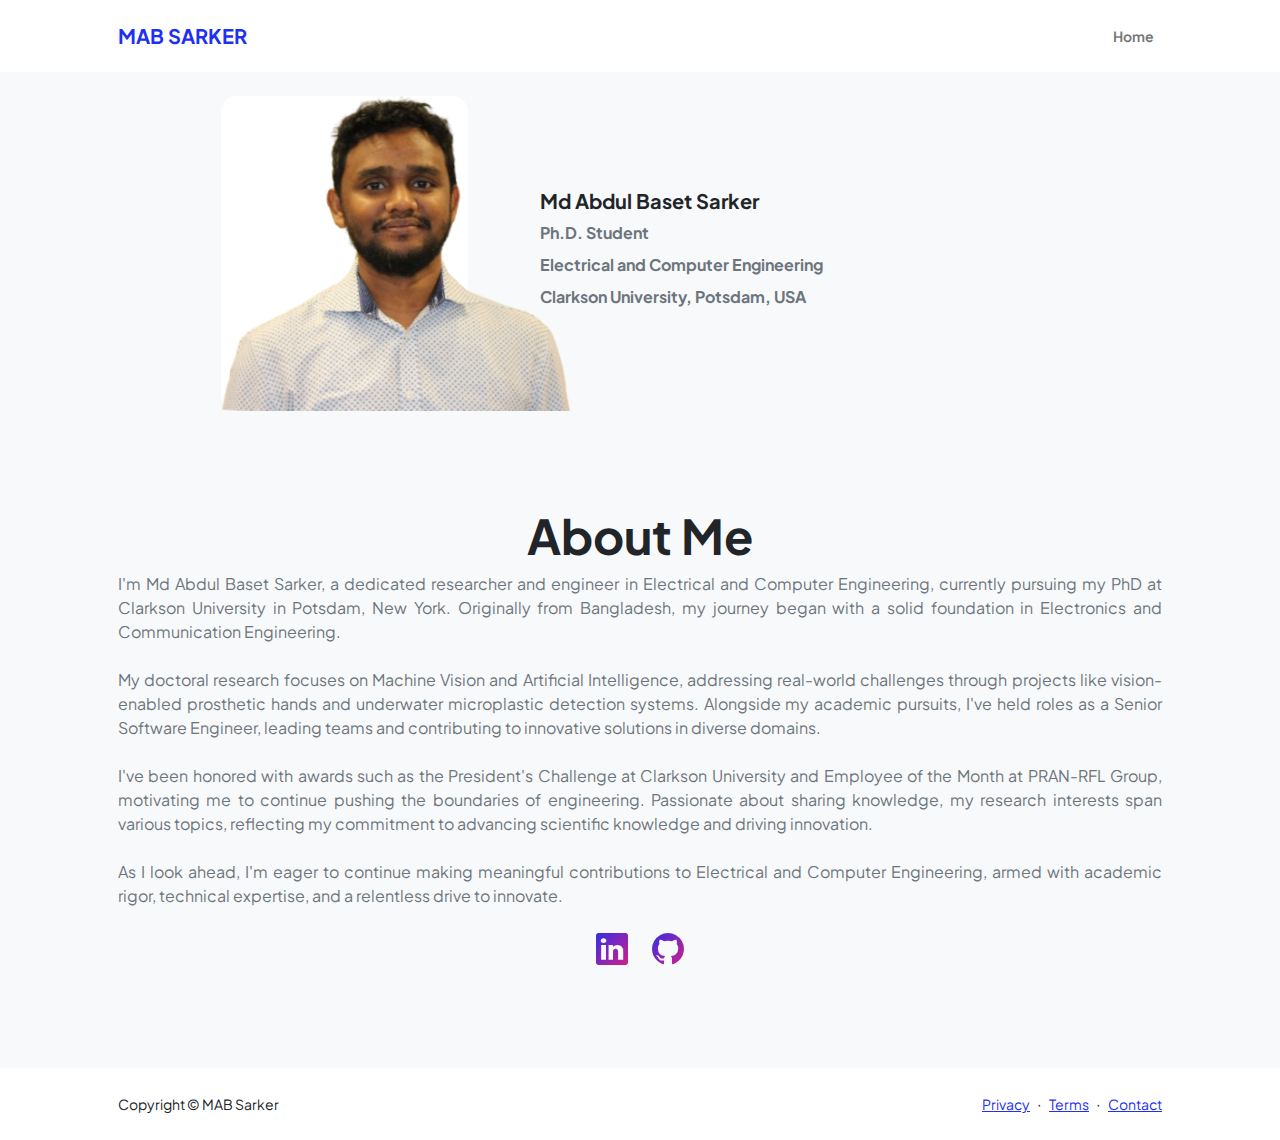
<file: index.html>
<!DOCTYPE html>
<html lang="en">
    <head>
        <meta charset="utf-8" />
        <meta name="viewport" content="width=device-width, initial-scale=1, shrink-to-fit=no" />
        <meta name="description" content="" />
        <meta name="author" content="" />
        <title>Md Abdul Baset Sarker</title>
        <!-- Favicon-->
        <link rel="icon" type="image/x-icon" href="assets/favicon.ico" />
        <!-- Custom Google font-->
        <link rel="preconnect" href="https://fonts.googleapis.com" />
        <link rel="preconnect" href="https://fonts.gstatic.com" crossorigin />
        <link href="https://fonts.googleapis.com/css2?family=Plus+Jakarta+Sans:wght@100;200;300;400;500;600;700;800;900&amp;display=swap" rel="stylesheet" />
        <!-- Bootstrap icons-->
        <link href="https://cdn.jsdelivr.net/npm/bootstrap-icons@1.8.1/font/bootstrap-icons.css" rel="stylesheet" />
        <!-- Core theme CSS (includes Bootstrap)-->
        <link href="css/styles.css" rel="stylesheet" />
        <script src="js/data.js"> </script>
        
    </head>
    <script>

        // Loop through each journal entry and print its contents
        data.journals.forEach(function(journal, index) {
            console.log("Journal " + (index + 1) + ":");
            console.log("Title:", journal.title);
            console.log("Author:", journal.author);
            console.log("Date:", journal.date);
            console.log("Conference:", journal.conference);
            console.log("DOI:", journal.doi);
            console.log("Google Scholar:", journal.googl_scholar);
            // Check if 'abstract' or 'other_ref' exists before printing
            if (journal.abstract) {
                console.log("Abstract:", journal.abstract);
            } else if (journal.other_ref) {
                console.log("Other Reference:", journal.other_ref);
            }
            console.log("--------------------");
        });
    </script>
    <body class="d-flex flex-column h-100">
        <main class="flex-shrink-0">
            <!-- Navigation-->
            <nav class="navbar navbar-expand-lg navbar-light bg-white py-3">
                <div class="container px-5">
                    <a class="navbar-brand" href="index.html"><span class="fw-bolder text-primary">MAB SARKER</span></a>
                    <button class="navbar-toggler" type="button" data-bs-toggle="collapse" data-bs-target="#navbarSupportedContent" aria-controls="navbarSupportedContent" aria-expanded="false" aria-label="Toggle navigation"><span class="navbar-toggler-icon"></span></button>
                    <div class="collapse navbar-collapse" id="navbarSupportedContent">
                        <ul class="navbar-nav ms-auto mb-2 mb-lg-0 small fw-bolder">
                            <li class="nav-item"><a class="nav-link" href="index.html">Home</a></li>
                            <!-- <li class="nav-item"><a class="nav-link" href="resume.html">Resume</a></li>
                            <li class="nav-item"><a class="nav-link" href="publication.html">Publications</a></li>
                            <li class="nav-item"><a class="nav-link" href="news.html">News</a></li> -->
                        </ul>
                    </div>
                </div>
            </nav>
            
            <section class="bg-light">
                <br>
                <div class="row row gx-5 justify-content-center">
                      <div class="col-lg-8 col">
                        <div class="row align-items-center gx-5">
                            <div class="col col-lg-4 text-center text-lg-start mb-4 mb-lg-0">
                                <div class="bg-white rounded-4">
                                    <img style="max-width: 350px;" src="assets/profile.png" alt="profile_image">
                                </div>
                            </div>
                            <div class="col-lg-8">
                                <div class="px-4">
                                    <h5 class="fw-bold">Md Abdul Baset Sarker</h5>
                                    <p class="text-muted mb-2 fw-bold">Ph.D. Student</p>
                                    <p class="text-muted mb-2 fw-bold">Electrical and Computer Engineering</p>
                                    <p class="text-muted mb-2 fw-bold">Clarkson University, Potsdam, USA</p>
                                    <!-- <br>
                                    <br>
                                    Lorem ipsum dolor sit amet consectetur adipisicing elit. 
                                    Delectus laudantium, voluptatem quis repellendus eaque sit animi illo 
                                    ipsam amet officiis corporis sed aliquam non voluptate corrupti excepturi 
                                    maxime porro fuga. -->
                                </div>
                            </div>
                        </div>

                      </div>
                </div>
            </section>
        

             <!-- About Section-->
             <section class="bg-light py-5">
                <div class="container px-5">
                    <div class="row gx-5 justify-content-center">
                        <div class="col-xxl-8">
                            <div class="my-5">
                                <h2 class="display-5 fw-bolder text-center"><span class="d-inline">About Me</span></h2>
                                <!-- <p class="lead fw-light mb-4">My name is Start Bootstrap and I help brands grow.</p> -->
                                <p class="text-muted" style="text-align: justify;">
                                    I'm Md Abdul Baset Sarker, a dedicated researcher and engineer in Electrical and Computer Engineering, 
                                    currently pursuing my PhD at Clarkson University in Potsdam, New York. Originally from Bangladesh,
                                    my journey began with a solid foundation in Electronics and Communication Engineering.
                                    <br>
                                    <br>
                                    My doctoral research focuses on Machine Vision and Artificial Intelligence, 
                                    addressing real-world challenges through projects like vision-enabled prosthetic
                                    hands and underwater microplastic detection systems. Alongside my academic pursuits, 
                                    I've held roles as a Senior Software Engineer, leading teams and contributing to 
                                    innovative solutions in diverse domains.
                                    <br>
                                    <br>
                                    I've been honored with awards such as the President's Challenge at 
                                    Clarkson University and Employee of the Month at PRAN-RFL Group, 
                                    motivating me to continue pushing the boundaries of engineering. 
                                    Passionate about sharing knowledge, my research interests span various topics, 
                                    reflecting my commitment to advancing scientific knowledge and driving innovation.
                                    <br>
                                    <br>
                                    As I look ahead, I'm eager to continue making meaningful contributions 
                                    to Electrical and Computer Engineering, armed with academic rigor, 
                                    technical expertise, and a relentless drive to innovate.
                                </p>
                                <div class="d-flex justify-content-center fs-2 gap-4">
                                    <a class="text-gradient" href="https://www.linkedin.com/in/baset-sarker/"><i class="bi bi-linkedin"></i></a>
                                    <a class="text-gradient" href="https://github.com/baset-sarker"><i class="bi bi-github"></i></a>
                                </div>
                            </div>
                        </div>
                    </div>
                </div>
            </section>

<!-- 
            <div id="carouselExampleIndicators" class="carousel slide" data-bs-ride="carousel">
                <div class="carousel-indicators">
                  <button type="button" data-bs-target="#carouselExampleIndicators" data-bs-slide-to="0" class="active" aria-current="true" aria-label="Slide 1"></button>
                  <button type="button" data-bs-target="#carouselExampleIndicators" data-bs-slide-to="1" aria-label="Slide 2"></button>
                  <button type="button" data-bs-target="#carouselExampleIndicators" data-bs-slide-to="2" aria-label="Slide 3"></button>
                </div>
                <div class="carousel-inner">
                  <div class="carousel-item active">
                    <div class="row">
                        <div class="col-lg-3">
                            <img src="assets/profile1.png" class="d-block" alt="...">
                        </div>
                        <div class="col-lg-3">
                            <img src="assets/profile1.png" class="d-block" alt="...">
                        </div>
                        <div class="col-lg-3">
                            <img src="assets/profile1.png" class="d-block" alt="...">
                        </div>
                        <div class="col-lg-3">
                            <img src="assets/profile1.png" class="d-block" alt="...">
                        </div>
                    </div>
                  </div>
                  <div class="carousel-item">
                    <div class="row">
                        <div class="col-lg-3">
                            <img src="assets/profile1.png" class="d-block" alt="...">
                        </div>
                        <div class="col-lg-3">
                            <img src="assets/profile1.png" class="d-block" alt="...">
                        </div>
                        <div class="col-lg-3">
                            <img src="assets/profile1.png" class="d-block" alt="...">
                        </div>
                    </div>
                  </div>
                </div>
                <button class="carousel-control-prev" type="button" data-bs-target="#carouselExampleIndicators" data-bs-slide="prev">
                  <span class="carousel-control-prev-icon" aria-hidden="true"></span>
                  <span class="visually-hidden">Previous</span>
                </button>
                <button class="carousel-control-next" type="button" data-bs-target="#carouselExampleIndicators" data-bs-slide="next">
                  <span class="carousel-control-next-icon" aria-hidden="true"></span>
                  <span class="visually-hidden">Next</span>
                </button>
              </div>  -->

            
        
        </main>
        <!-- Footer-->
        <footer class="bg-white py-4 mt-auto">
            <div class="container px-5">
                <div class="row align-items-center justify-content-between flex-column flex-sm-row">
                    <div class="col-auto"><div class="small m-0">Copyright &copy; MAB Sarker</div></div>
                    <div class="col-auto">
                        <a class="small" href="#!">Privacy</a>
                        <span class="mx-1">&middot;</span>
                        <a class="small" href="#!">Terms</a>
                        <span class="mx-1">&middot;</span>
                        <a class="small" href="#!">Contact</a>
                    </div>
                </div>
            </div>
        </footer>
        <!-- Bootstrap core JS-->
        <script src="https://cdn.jsdelivr.net/npm/bootstrap@5.2.3/dist/js/bootstrap.bundle.min.js"></script>
        <!-- Core theme JS-->
        <script src="js/scripts.js"></script>
    </body>
</html>
</file>
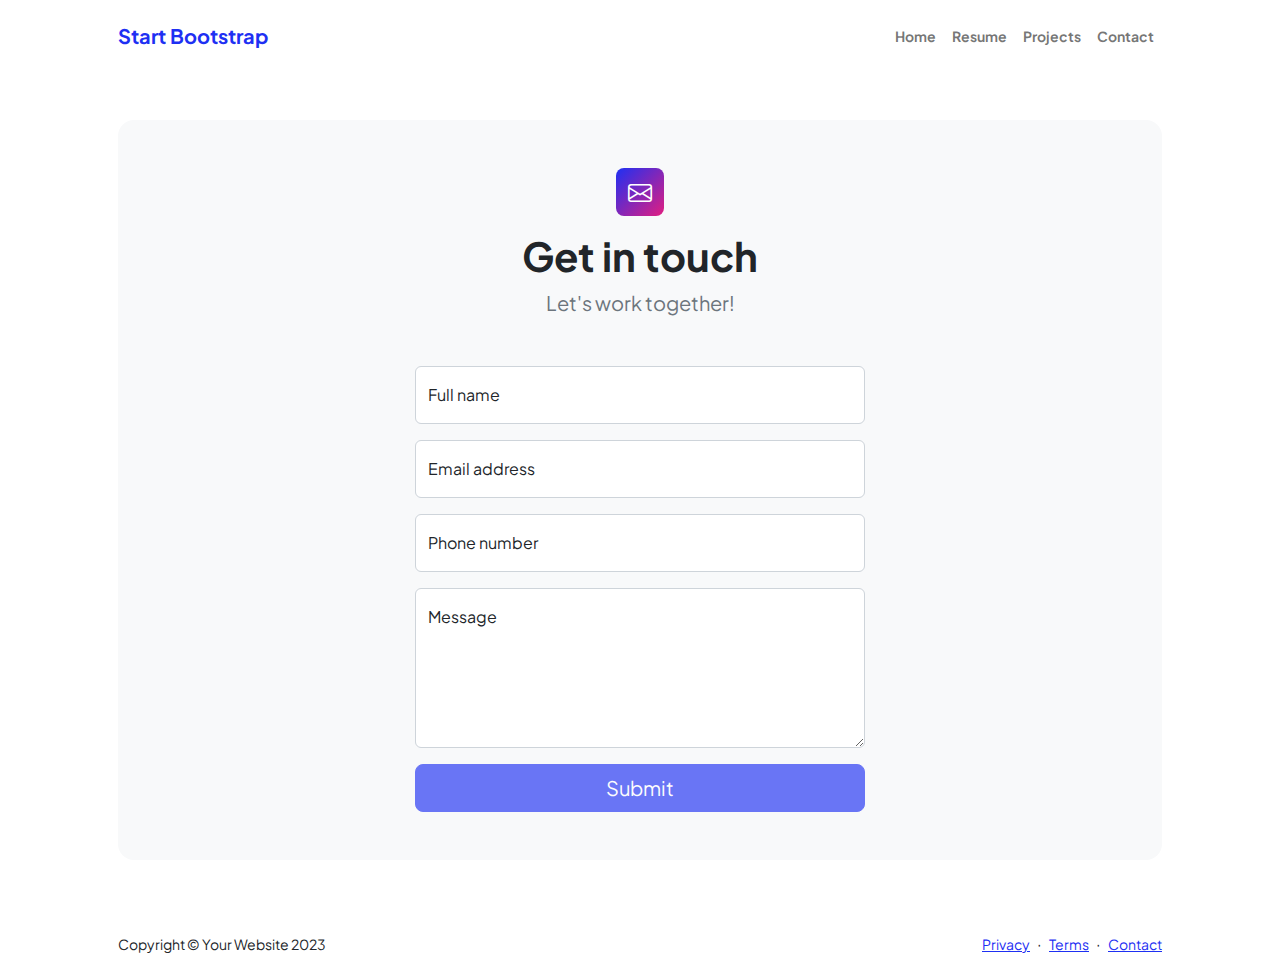
<file: contact.html>
<!DOCTYPE html>
<html lang="en">
    <head>
        <meta charset="utf-8" />
        <meta name="viewport" content="width=device-width, initial-scale=1, shrink-to-fit=no" />
        <meta name="description" content />
        <meta name="author" content />
        <title>Modern Business - Start Bootstrap Template</title>
        <!-- Favicon-->
        <link rel="icon" type="image/x-icon" href="assets/favicon.ico" />
        <!-- Custom Google font-->
        <link rel="preconnect" href="https://fonts.googleapis.com" />
        <link rel="preconnect" href="https://fonts.gstatic.com" crossorigin />
        <link href="https://fonts.googleapis.com/css2?family=Plus+Jakarta+Sans:wght@100;200;300;400;500;600;700;800;900&amp;display=swap" rel="stylesheet" />
        <!-- Bootstrap icons-->
        <link href="https://cdn.jsdelivr.net/npm/bootstrap-icons@1.8.1/font/bootstrap-icons.css" rel="stylesheet" />
        <!-- Core theme CSS (includes Bootstrap)-->
        <link href="css/styles.css" rel="stylesheet" />
    </head>
    <body class="d-flex flex-column">
        <main class="flex-shrink-0">
            <!-- Navigation-->
            <nav class="navbar navbar-expand-lg navbar-light bg-white py-3">
                <div class="container px-5">
                    <a class="navbar-brand" href="index.html"><span class="fw-bolder text-primary">Start Bootstrap</span></a>
                    <button class="navbar-toggler" type="button" data-bs-toggle="collapse" data-bs-target="#navbarSupportedContent" aria-controls="navbarSupportedContent" aria-expanded="false" aria-label="Toggle navigation"><span class="navbar-toggler-icon"></span></button>
                    <div class="collapse navbar-collapse" id="navbarSupportedContent">
                        <ul class="navbar-nav ms-auto mb-2 mb-lg-0 small fw-bolder">
                            <li class="nav-item"><a class="nav-link" href="index.html">Home</a></li>
                            <li class="nav-item"><a class="nav-link" href="resume.html">Resume</a></li>
                            <li class="nav-item"><a class="nav-link" href="projects.html">Projects</a></li>
                            <li class="nav-item"><a class="nav-link" href="contact.html">Contact</a></li>
                        </ul>
                    </div>
                </div>
            </nav>
            <!-- Page content-->
            <section class="py-5">
                <div class="container px-5">
                    <!-- Contact form-->
                    <div class="bg-light rounded-4 py-5 px-4 px-md-5">
                        <div class="text-center mb-5">
                            <div class="feature bg-primary bg-gradient-primary-to-secondary text-white rounded-3 mb-3"><i class="bi bi-envelope"></i></div>
                            <h1 class="fw-bolder">Get in touch</h1>
                            <p class="lead fw-normal text-muted mb-0">Let's work together!</p>
                        </div>
                        <div class="row gx-5 justify-content-center">
                            <div class="col-lg-8 col-xl-6">
                                <!-- * * * * * * * * * * * * * * *-->
                                <!-- * * SB Forms Contact Form * *-->
                                <!-- * * * * * * * * * * * * * * *-->
                                <!-- This form is pre-integrated with SB Forms.-->
                                <!-- To make this form functional, sign up at-->
                                <!-- https://startbootstrap.com/solution/contact-forms-->
                                <!-- to get an API token!-->
                                <form id="contactForm" data-sb-form-api-token="API_TOKEN">
                                    <!-- Name input-->
                                    <div class="form-floating mb-3">
                                        <input class="form-control" id="name" type="text" placeholder="Enter your name..." data-sb-validations="required" />
                                        <label for="name">Full name</label>
                                        <div class="invalid-feedback" data-sb-feedback="name:required">A name is required.</div>
                                    </div>
                                    <!-- Email address input-->
                                    <div class="form-floating mb-3">
                                        <input class="form-control" id="email" type="email" placeholder="name@example.com" data-sb-validations="required,email" />
                                        <label for="email">Email address</label>
                                        <div class="invalid-feedback" data-sb-feedback="email:required">An email is required.</div>
                                        <div class="invalid-feedback" data-sb-feedback="email:email">Email is not valid.</div>
                                    </div>
                                    <!-- Phone number input-->
                                    <div class="form-floating mb-3">
                                        <input class="form-control" id="phone" type="tel" placeholder="(123) 456-7890" data-sb-validations="required" />
                                        <label for="phone">Phone number</label>
                                        <div class="invalid-feedback" data-sb-feedback="phone:required">A phone number is required.</div>
                                    </div>
                                    <!-- Message input-->
                                    <div class="form-floating mb-3">
                                        <textarea class="form-control" id="message" type="text" placeholder="Enter your message here..." style="height: 10rem" data-sb-validations="required"></textarea>
                                        <label for="message">Message</label>
                                        <div class="invalid-feedback" data-sb-feedback="message:required">A message is required.</div>
                                    </div>
                                    <!-- Submit success message-->
                                    <!---->
                                    <!-- This is what your users will see when the form-->
                                    <!-- has successfully submitted-->
                                    <div class="d-none" id="submitSuccessMessage">
                                        <div class="text-center mb-3">
                                            <div class="fw-bolder">Form submission successful!</div>
                                            To activate this form, sign up at
                                            <br />
                                            <a href="https://startbootstrap.com/solution/contact-forms">https://startbootstrap.com/solution/contact-forms</a>
                                        </div>
                                    </div>
                                    <!-- Submit error message-->
                                    <!---->
                                    <!-- This is what your users will see when there is-->
                                    <!-- an error submitting the form-->
                                    <div class="d-none" id="submitErrorMessage"><div class="text-center text-danger mb-3">Error sending message!</div></div>
                                    <!-- Submit Button-->
                                    <div class="d-grid"><button class="btn btn-primary btn-lg disabled" id="submitButton" type="submit">Submit</button></div>
                                </form>
                            </div>
                        </div>
                    </div>
                </div>
            </section>
        </main>
        <!-- Footer-->
        <footer class="bg-white py-4 mt-auto">
            <div class="container px-5">
                <div class="row align-items-center justify-content-between flex-column flex-sm-row">
                    <div class="col-auto"><div class="small m-0">Copyright &copy; Your Website 2023</div></div>
                    <div class="col-auto">
                        <a class="small" href="#!">Privacy</a>
                        <span class="mx-1">&middot;</span>
                        <a class="small" href="#!">Terms</a>
                        <span class="mx-1">&middot;</span>
                        <a class="small" href="#!">Contact</a>
                    </div>
                </div>
            </div>
        </footer>
        <!-- Bootstrap core JS-->
        <script src="https://cdn.jsdelivr.net/npm/bootstrap@5.2.3/dist/js/bootstrap.bundle.min.js"></script>
        <!-- Core theme JS-->
        <script src="js/scripts.js"></script>
        <!-- * * * * * * * * * * * * * * * * * * * * * * * * * * * * * * * * * * * * * * * *-->
        <!-- * *                               SB Forms JS                               * *-->
        <!-- * * Activate your form at https://startbootstrap.com/solution/contact-forms * *-->
        <!-- * * * * * * * * * * * * * * * * * * * * * * * * * * * * * * * * * * * * * * * *-->
        <script src="https://cdn.startbootstrap.com/sb-forms-latest.js"></script>
    </body>
</html>
</file>
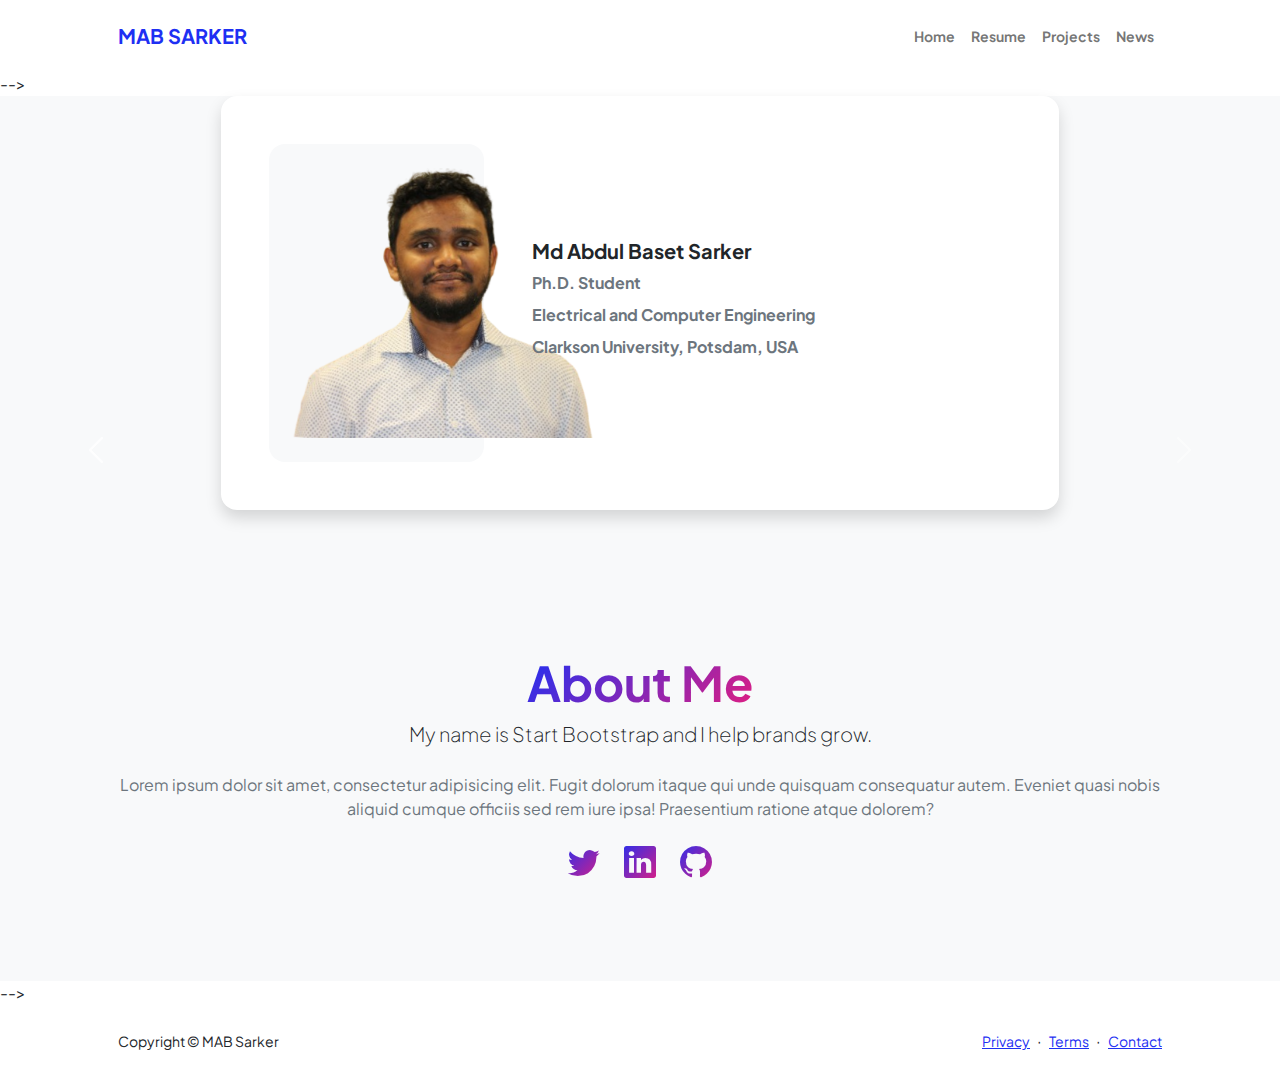
<file: index copy.html>
<!DOCTYPE html>
<html lang="en">
    <head>
        <meta charset="utf-8" />
        <meta name="viewport" content="width=device-width, initial-scale=1, shrink-to-fit=no" />
        <meta name="description" content="" />
        <meta name="author" content="" />
        <title>Md Abdul Baset Sarker</title>
        <!-- Favicon-->
        <link rel="icon" type="image/x-icon" href="assets/favicon.ico" />
        <!-- Custom Google font-->
        <link rel="preconnect" href="https://fonts.googleapis.com" />
        <link rel="preconnect" href="https://fonts.gstatic.com" crossorigin />
        <link href="https://fonts.googleapis.com/css2?family=Plus+Jakarta+Sans:wght@100;200;300;400;500;600;700;800;900&amp;display=swap" rel="stylesheet" />
        <!-- Bootstrap icons-->
        <link href="https://cdn.jsdelivr.net/npm/bootstrap-icons@1.8.1/font/bootstrap-icons.css" rel="stylesheet" />
        <!-- Core theme CSS (includes Bootstrap)-->
        <link href="css/styles.css" rel="stylesheet" />
    </head>
    <body class="d-flex flex-column h-100">
        <main class="flex-shrink-0">
            <!-- Navigation-->
            <nav class="navbar navbar-expand-lg navbar-light bg-white py-3">
                <div class="container px-5">
                    <a class="navbar-brand" href="index.html"><span class="fw-bolder text-primary">MAB SARKER</span></a>
                    <button class="navbar-toggler" type="button" data-bs-toggle="collapse" data-bs-target="#navbarSupportedContent" aria-controls="navbarSupportedContent" aria-expanded="false" aria-label="Toggle navigation"><span class="navbar-toggler-icon"></span></button>
                    <div class="collapse navbar-collapse" id="navbarSupportedContent">
                        <ul class="navbar-nav ms-auto mb-2 mb-lg-0 small fw-bolder">
                            <li class="nav-item"><a class="nav-link" href="index.html">Home</a></li>
                            <li class="nav-item"><a class="nav-link" href="resume.html">Resume</a></li>
                            <li class="nav-item"><a class="nav-link" href="projects.html">Projects</a></li>
                            <li class="nav-item"><a class="nav-link" href="news.html">News</a></li>
                        </ul>
                    </div>
                </div>
            </nav>
            <!-- <section class="bg ">
                  <div class="row">
                    <div class="col--8 col-offset-4">
                        <div class="">
                            <div class="row align-items-center gx-5">
                                <div class="col col-lg-4 text-center text-lg-start mb-4 mb-lg-0">
                                    <div class="bg-light p-4 rounded-4">
                                        <img style="width: 300px;" src="assets/profile.png" alt="profile_image">
                                    </div>
                                </div>
                                <div class="col-lg-8">
                                    <div>
                                        <h5 class="fw-bold">Md Abdul Baset Sarker</h5>
                                        <p class="text-muted mb-2 fw-bold">Ph.D. Student</p>
                                        <p class="text-muted mb-2 fw-bold">Electrical and Computer Engineering</p>
                                        <p class="text-muted mb-2 fw-bold">Clarkson University, Potsdam, USA</p>
                                        <!-- <br>
                                        <br>
                                        Lorem ipsum dolor sit amet consectetur adipisicing elit. 
                                        Delectus laudantium, voluptatem quis repellendus eaque sit animi illo 
                                        ipsam amet officiis corporis sed aliquam non voluptate corrupti excepturi 
                                        maxime porro fuga. -->
                                    </div>
                                </div>
                            </div>
                        </div>

                    </div>
                    
                  </div>

            </section> -->

 

             <!-- Education Section-->
             <section class="bg-light"></section>
                <div class="row gx-5 justify-content-center bg-light">
                    <div class="col-lg-8 col-xl-8 col-xxl-8">
                        <section>
                            <!-- Education Card 1-->
                            <div class="card shadow border-0 rounded-4 mb-5">
                                <div class="card-body p-5">
                                    <div class="row align-items-center gx-5">
                                        <div class="col col-lg-4 text-center text-lg-start mb-4 mb-lg-0">
                                            <div class="bg-light p-4 rounded-4">
                                                <img style="width: 300px;" src="assets/profile.png" alt="profile_image">
                                            </div>
                                        </div>
                                        <div class="col-lg-8">
                                            <div>
                                                <h5 class="fw-bold">Md Abdul Baset Sarker</h5>
                                                <p class="text-muted mb-2 fw-bold">Ph.D. Student</p>
                                                <p class="text-muted mb-2 fw-bold">Electrical and Computer Engineering</p>
                                                <p class="text-muted mb-2 fw-bold">Clarkson University, Potsdam, USA</p>
                                                <!-- <br>
                                                <br>
                                                Lorem ipsum dolor sit amet consectetur adipisicing elit. 
                                                Delectus laudantium, voluptatem quis repellendus eaque sit animi illo 
                                                ipsam amet officiis corporis sed aliquam non voluptate corrupti excepturi 
                                                maxime porro fuga. -->
                                            </div>
                                        </div>
                                    </div>
                                </div>
                            </div>
                        </section>
                    </div>
                </div>
            </section>
        

             <!-- About Section-->
             <section class="bg-light py-5">
                <div class="container px-5">
                    <div class="row gx-5 justify-content-center">
                        <div class="col-xxl-8">
                            <div class="text-center my-5">
                                <h2 class="display-5 fw-bolder"><span class="text-gradient d-inline">About Me</span></h2>
                                <p class="lead fw-light mb-4">My name is Start Bootstrap and I help brands grow.</p>
                                <p class="text-muted">Lorem ipsum dolor sit amet, consectetur adipisicing elit. Fugit dolorum itaque qui unde quisquam consequatur autem. Eveniet quasi nobis aliquid cumque officiis sed rem iure ipsa! Praesentium ratione atque dolorem?</p>
                                <div class="d-flex justify-content-center fs-2 gap-4">
                                    <a class="text-gradient" href="#!"><i class="bi bi-twitter"></i></a>
                                    <a class="text-gradient" href="#!"><i class="bi bi-linkedin"></i></a>
                                    <a class="text-gradient" href="#!"><i class="bi bi-github"></i></a>
                                </div>
                            </div>
                        </div>
                    </div>
                </div>
            </section>
<!-- 
            <div id="carouselExampleIndicators" class="carousel slide" data-bs-ride="carousel">
                <div class="carousel-indicators">
                  <button type="button" data-bs-target="#carouselExampleIndicators" data-bs-slide-to="0" class="active" aria-current="true" aria-label="Slide 1"></button>
                  <button type="button" data-bs-target="#carouselExampleIndicators" data-bs-slide-to="1" aria-label="Slide 2"></button>
                  <button type="button" data-bs-target="#carouselExampleIndicators" data-bs-slide-to="2" aria-label="Slide 3"></button>
                </div>
                <div class="carousel-inner">
                  <div class="carousel-item active">
                    <div class="row">
                        <div class="col-lg-3">
                            <img src="assets/profile1.png" class="d-block" alt="...">
                        </div>
                        <div class="col-lg-3">
                            <img src="assets/profile1.png" class="d-block" alt="...">
                        </div>
                        <div class="col-lg-3">
                            <img src="assets/profile1.png" class="d-block" alt="...">
                        </div>
                        <div class="col-lg-3">
                            <img src="assets/profile1.png" class="d-block" alt="...">
                        </div>
                    </div>
                  </div>
                  <div class="carousel-item">
                    <div class="row">
                        <div class="col-lg-3">
                            <img src="assets/profile1.png" class="d-block" alt="...">
                        </div>
                        <div class="col-lg-3">
                            <img src="assets/profile1.png" class="d-block" alt="...">
                        </div>
                        <div class="col-lg-3">
                            <img src="assets/profile1.png" class="d-block" alt="...">
                        </div>
                    </div>
                  </div>
                  <!-- <div class="carousel-item">
                    <img src="assets/profile1.png" class="d-block w-100" alt="...">
                  </div>
                  <div class="carousel-item">
                    <img src="assets/profile1.png" class="d-block w-100" alt="...">
                  </div> -->
                </div>
                <button class="carousel-control-prev" type="button" data-bs-target="#carouselExampleIndicators" data-bs-slide="prev">
                  <span class="carousel-control-prev-icon" aria-hidden="true"></span>
                  <span class="visually-hidden">Previous</span>
                </button>
                <button class="carousel-control-next" type="button" data-bs-target="#carouselExampleIndicators" data-bs-slide="next">
                  <span class="carousel-control-next-icon" aria-hidden="true"></span>
                  <span class="visually-hidden">Next</span>
                </button>
              </div> -->

            
        
        </main>
        <!-- Footer-->
        <footer class="bg-white py-4 mt-auto">
            <div class="container px-5">
                <div class="row align-items-center justify-content-between flex-column flex-sm-row">
                    <div class="col-auto"><div class="small m-0">Copyright &copy; MAB Sarker</div></div>
                    <div class="col-auto">
                        <a class="small" href="#!">Privacy</a>
                        <span class="mx-1">&middot;</span>
                        <a class="small" href="#!">Terms</a>
                        <span class="mx-1">&middot;</span>
                        <a class="small" href="#!">Contact</a>
                    </div>
                </div>
            </div>
        </footer>
        <!-- Bootstrap core JS-->
        <script src="https://cdn.jsdelivr.net/npm/bootstrap@5.2.3/dist/js/bootstrap.bundle.min.js"></script>
        <!-- Core theme JS-->
        <script src="js/scripts.js"></script>
    </body>
</html>
</file>
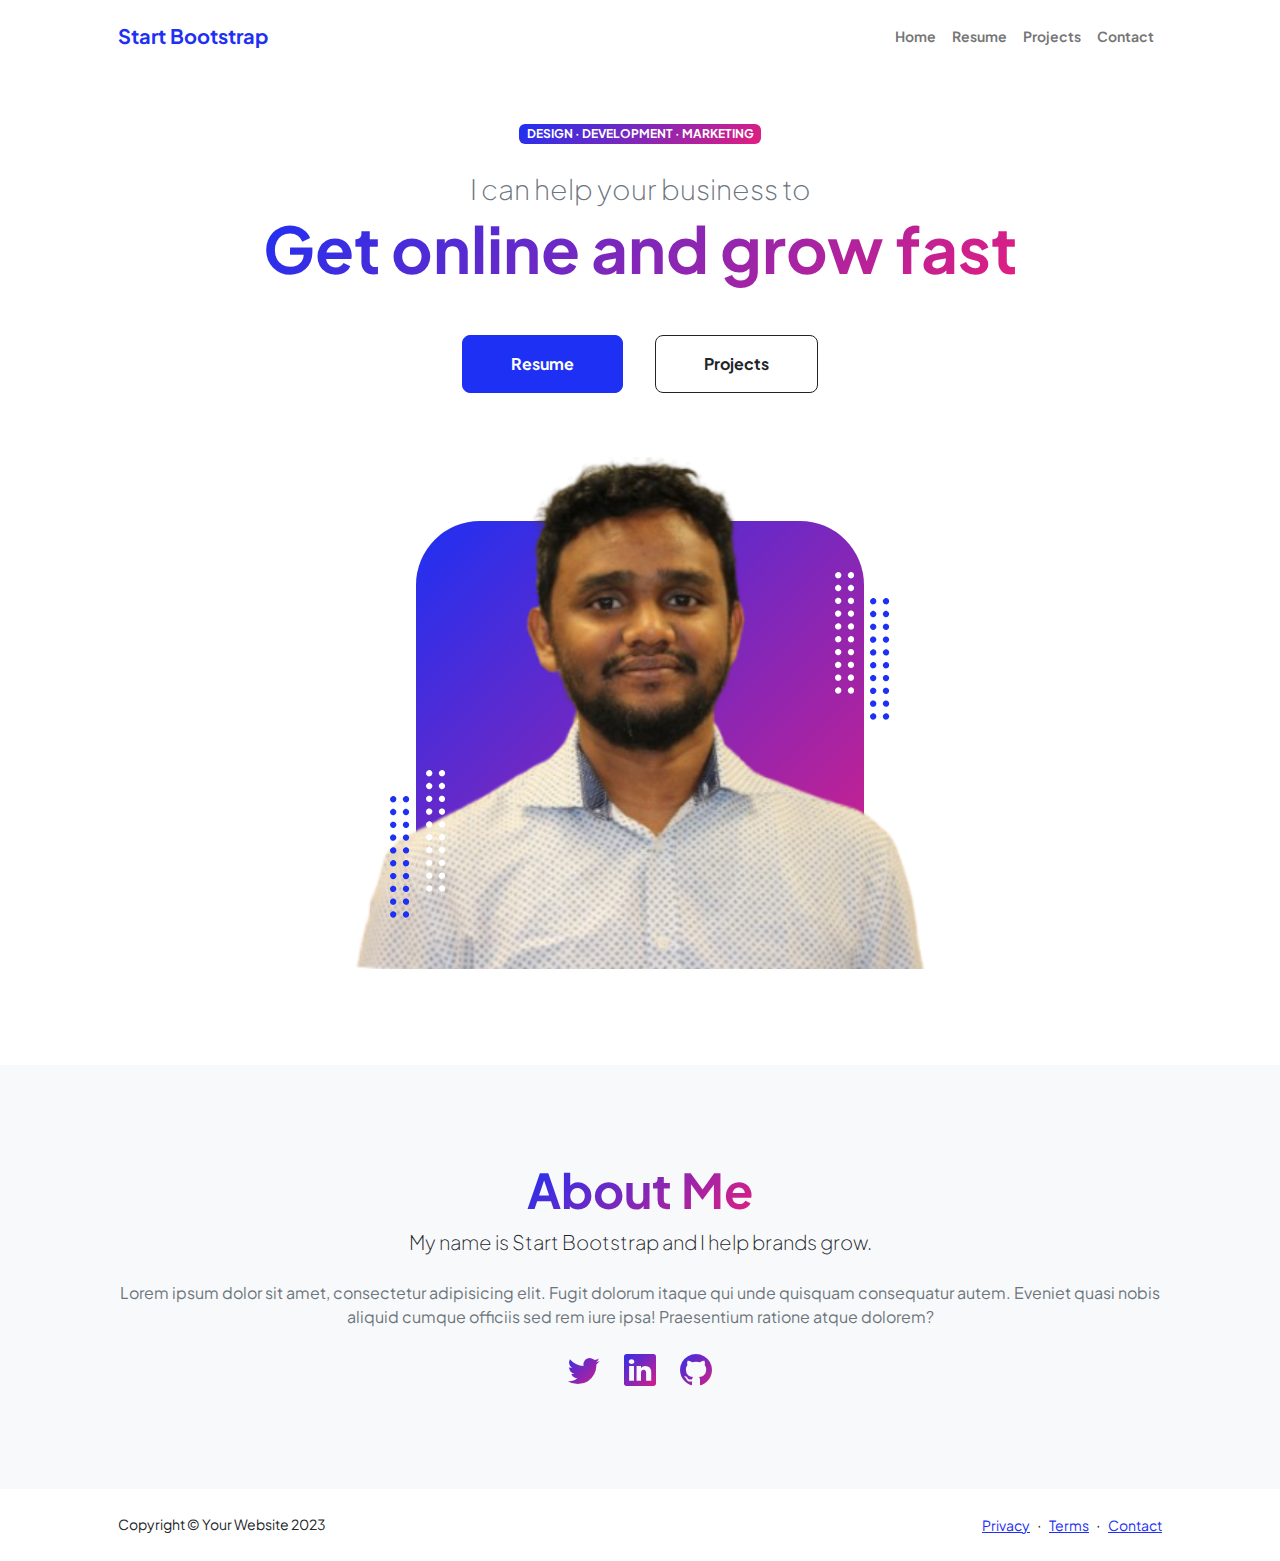
<file: index1.html>
<!DOCTYPE html>
<html lang="en">
    <head>
        <meta charset="utf-8" />
        <meta name="viewport" content="width=device-width, initial-scale=1, shrink-to-fit=no" />
        <meta name="description" content="" />
        <meta name="author" content="" />
        <title>Personal - Start Bootstrap Theme</title>
        <!-- Favicon-->
        <link rel="icon" type="image/x-icon" href="assets/favicon.ico" />
        <!-- Custom Google font-->
        <link rel="preconnect" href="https://fonts.googleapis.com" />
        <link rel="preconnect" href="https://fonts.gstatic.com" crossorigin />
        <link href="https://fonts.googleapis.com/css2?family=Plus+Jakarta+Sans:wght@100;200;300;400;500;600;700;800;900&amp;display=swap" rel="stylesheet" />
        <!-- Bootstrap icons-->
        <link href="https://cdn.jsdelivr.net/npm/bootstrap-icons@1.8.1/font/bootstrap-icons.css" rel="stylesheet" />
        <!-- Core theme CSS (includes Bootstrap)-->
        <link href="css/styles.css" rel="stylesheet" />
    </head>
    <body class="d-flex flex-column h-100">
        <main class="flex-shrink-0">
            <!-- Navigation-->
            <nav class="navbar navbar-expand-lg navbar-light bg-white py-3">
                <div class="container px-5">
                    <a class="navbar-brand" href="index.html"><span class="fw-bolder text-primary">Start Bootstrap</span></a>
                    <button class="navbar-toggler" type="button" data-bs-toggle="collapse" data-bs-target="#navbarSupportedContent" aria-controls="navbarSupportedContent" aria-expanded="false" aria-label="Toggle navigation"><span class="navbar-toggler-icon"></span></button>
                    <div class="collapse navbar-collapse" id="navbarSupportedContent">
                        <ul class="navbar-nav ms-auto mb-2 mb-lg-0 small fw-bolder">
                            <li class="nav-item"><a class="nav-link" href="index.html">Home</a></li>
                            <li class="nav-item"><a class="nav-link" href="resume.html">Resume</a></li>
                            <li class="nav-item"><a class="nav-link" href="projects.html">Projects</a></li>
                            <li class="nav-item"><a class="nav-link" href="contact.html">Contact</a></li>
                        </ul>
                    </div>
                </div>
            </nav>
            <!-- Header-->
            <header class="py-5">
                <div class="container px-5 pb-5">
                    <div class="row gx-5 align-items-center">
                        <div class="col-xxl-5">
                            <!-- Header text content-->
                            <div class="text-center text-xxl-start">
                                <div class="badge bg-gradient-primary-to-secondary text-white mb-4"><div class="text-uppercase">Design &middot; Development &middot; Marketing</div></div>
                                <div class="fs-3 fw-light text-muted">I can help your business to</div>
                                <h1 class="display-3 fw-bolder mb-5"><span class="text-gradient d-inline">Get online and grow fast</span></h1>
                                <div class="d-grid gap-3 d-sm-flex justify-content-sm-center justify-content-xxl-start mb-3">
                                    <a class="btn btn-primary btn-lg px-5 py-3 me-sm-3 fs-6 fw-bolder" href="resume.html">Resume</a>
                                    <a class="btn btn-outline-dark btn-lg px-5 py-3 fs-6 fw-bolder" href="projects.html">Projects</a>
                                </div>
                            </div>
                        </div>
                        <div class="col-xxl-7">
                            <!-- Header profile picture-->
                            <div class="d-flex justify-content-center mt-5 mt-xxl-0">
                                <div class="profile bg-gradient-primary-to-secondary">
                                    <!-- TIP: For best results, use a photo with a transparent background like the demo example below-->
                                    <!-- Watch a tutorial on how to do this on YouTube (link)-->
                                    <img class="profile-img" src="assets/profile.png" alt="..." />
                                    <div class="dots-1">
                                        <!-- SVG Dots-->
                                        <svg version="1.1" xmlns="http://www.w3.org/2000/svg" xmlns:xlink="http://www.w3.org/1999/xlink" x="0px" y="0px" viewBox="0 0 191.6 1215.4" style="enable-background: new 0 0 191.6 1215.4" xml:space="preserve">
                                            <g transform="translate(0.000000,1280.000000) scale(0.100000,-0.100000)">
                                                <path d="M227.7,12788.6c-105-35-200-141-222-248c-43-206,163-412,369-369c155,32,275,190,260,339c-11,105-90,213-190,262        C383.7,12801.6,289.7,12808.6,227.7,12788.6z"></path>
                                                <path d="M1507.7,12788.6c-151-50-253-216-222-362c25-119,136-230,254-255c194-41,395,142,375,339c-11,105-90,213-190,262        C1663.7,12801.6,1569.7,12808.6,1507.7,12788.6z"></path>
                                                <path d="M227.7,11508.6c-105-35-200-141-222-248c-43-206,163-412,369-369c155,32,275,190,260,339c-11,105-90,213-190,262        C383.7,11521.6,289.7,11528.6,227.7,11508.6z"></path>
                                                <path d="M1507.7,11508.6c-151-50-253-216-222-362c25-119,136-230,254-255c194-41,395,142,375,339c-11,105-90,213-190,262        C1663.7,11521.6,1569.7,11528.6,1507.7,11508.6z"></path>
                                                <path d="M227.7,10228.6c-105-35-200-141-222-248c-43-206,163-412,369-369c155,32,275,190,260,339c-11,105-90,213-190,262        C383.7,10241.6,289.7,10248.6,227.7,10228.6z"></path>
                                                <path d="M1507.7,10228.6c-105-35-200-141-222-248c-43-206,163-412,369-369c155,32,275,190,260,339c-11,105-90,213-190,262        C1663.7,10241.6,1569.7,10248.6,1507.7,10228.6z"></path>
                                                <path d="M227.7,8948.6c-105-35-200-141-222-248c-43-206,163-412,369-369c155,32,275,190,260,339c-11,105-90,213-190,262        C383.7,8961.6,289.7,8968.6,227.7,8948.6z"></path>
                                                <path d="M1507.7,8948.6c-105-35-200-141-222-248c-43-206,163-412,369-369c155,32,275,190,260,339c-11,105-90,213-190,262        C1663.7,8961.6,1569.7,8968.6,1507.7,8948.6z"></path>
                                                <path d="M227.7,7668.6c-105-35-200-141-222-248c-43-206,163-412,369-369c155,32,275,190,260,339c-11,105-90,213-190,262        C383.7,7681.6,289.7,7688.6,227.7,7668.6z"></path>
                                                <path d="M1507.7,7668.6c-105-35-200-141-222-248c-43-206,163-412,369-369c155,32,275,190,260,339c-11,105-90,213-190,262        C1663.7,7681.6,1569.7,7688.6,1507.7,7668.6z"></path>
                                                <path d="M227.7,6388.6c-105-35-200-141-222-248c-43-206,163-412,369-369c155,32,275,190,260,339c-11,105-90,213-190,262        C383.7,6401.6,289.7,6408.6,227.7,6388.6z"></path>
                                                <path d="M1507.7,6388.6c-105-35-200-141-222-248c-43-206,163-412,369-369c155,32,275,190,260,339c-11,105-90,213-190,262        C1663.7,6401.6,1569.7,6408.6,1507.7,6388.6z"></path>
                                                <path d="M227.7,5108.6c-105-35-200-141-222-248c-43-206,163-412,369-369c155,32,275,190,260,339c-11,105-90,213-190,262        C383.7,5121.6,289.7,5128.6,227.7,5108.6z"></path>
                                                <path d="M1507.7,5108.6c-105-35-200-141-222-248c-43-206,163-412,369-369c155,32,275,190,260,339c-11,105-90,213-190,262        C1663.7,5121.6,1569.7,5128.6,1507.7,5108.6z"></path>
                                                <path d="M227.7,3828.6c-105-35-200-141-222-248c-43-206,163-412,369-369c155,32,275,190,260,339c-11,105-90,213-190,262        C383.7,3841.6,289.7,3848.6,227.7,3828.6z"></path>
                                                <path d="M1507.7,3828.6c-105-35-200-141-222-248c-43-206,163-412,369-369c155,32,275,190,260,339c-11,105-90,213-190,262        C1663.7,3841.6,1569.7,3848.6,1507.7,3828.6z"></path>
                                                <path d="M227.7,2548.6c-105-35-200-141-222-248c-43-206,163-412,369-369c155,32,275,190,260,339c-11,105-90,213-190,262        C383.7,2561.6,289.7,2568.6,227.7,2548.6z"></path>
                                                <path d="M1507.7,2548.6c-105-35-200-141-222-248c-43-206,163-412,369-369c155,32,275,190,260,339c-11,105-90,213-190,262        C1663.7,2561.6,1569.7,2568.6,1507.7,2548.6z"></path>
                                                <path d="M227.7,1268.6c-105-35-200-141-222-248c-43-206,163-412,369-369c155,32,275,190,260,339c-11,105-90,213-190,262        C383.7,1281.6,289.7,1288.6,227.7,1268.6z"></path>
                                                <path d="M1507.7,1268.6c-105-35-200-141-222-248c-43-206,163-412,369-369c155,32,275,190,260,339c-11,105-90,213-190,262        C1663.7,1281.6,1569.7,1288.6,1507.7,1268.6z"></path>
                                            </g>
                                        </svg>
                                        <!-- END of SVG dots-->
                                    </div>
                                    <div class="dots-2">
                                        <!-- SVG Dots-->
                                        <svg version="1.1" xmlns="http://www.w3.org/2000/svg" xmlns:xlink="http://www.w3.org/1999/xlink" x="0px" y="0px" viewBox="0 0 191.6 1215.4" style="enable-background: new 0 0 191.6 1215.4" xml:space="preserve">
                                            <g transform="translate(0.000000,1280.000000) scale(0.100000,-0.100000)">
                                                <path d="M227.7,12788.6c-105-35-200-141-222-248c-43-206,163-412,369-369c155,32,275,190,260,339c-11,105-90,213-190,262        C383.7,12801.6,289.7,12808.6,227.7,12788.6z"></path>
                                                <path d="M1507.7,12788.6c-151-50-253-216-222-362c25-119,136-230,254-255c194-41,395,142,375,339c-11,105-90,213-190,262        C1663.7,12801.6,1569.7,12808.6,1507.7,12788.6z"></path>
                                                <path d="M227.7,11508.6c-105-35-200-141-222-248c-43-206,163-412,369-369c155,32,275,190,260,339c-11,105-90,213-190,262        C383.7,11521.6,289.7,11528.6,227.7,11508.6z"></path>
                                                <path d="M1507.7,11508.6c-151-50-253-216-222-362c25-119,136-230,254-255c194-41,395,142,375,339c-11,105-90,213-190,262        C1663.7,11521.6,1569.7,11528.6,1507.7,11508.6z"></path>
                                                <path d="M227.7,10228.6c-105-35-200-141-222-248c-43-206,163-412,369-369c155,32,275,190,260,339c-11,105-90,213-190,262        C383.7,10241.6,289.7,10248.6,227.7,10228.6z"></path>
                                                <path d="M1507.7,10228.6c-105-35-200-141-222-248c-43-206,163-412,369-369c155,32,275,190,260,339c-11,105-90,213-190,262        C1663.7,10241.6,1569.7,10248.6,1507.7,10228.6z"></path>
                                                <path d="M227.7,8948.6c-105-35-200-141-222-248c-43-206,163-412,369-369c155,32,275,190,260,339c-11,105-90,213-190,262        C383.7,8961.6,289.7,8968.6,227.7,8948.6z"></path>
                                                <path d="M1507.7,8948.6c-105-35-200-141-222-248c-43-206,163-412,369-369c155,32,275,190,260,339c-11,105-90,213-190,262        C1663.7,8961.6,1569.7,8968.6,1507.7,8948.6z"></path>
                                                <path d="M227.7,7668.6c-105-35-200-141-222-248c-43-206,163-412,369-369c155,32,275,190,260,339c-11,105-90,213-190,262        C383.7,7681.6,289.7,7688.6,227.7,7668.6z"></path>
                                                <path d="M1507.7,7668.6c-105-35-200-141-222-248c-43-206,163-412,369-369c155,32,275,190,260,339c-11,105-90,213-190,262        C1663.7,7681.6,1569.7,7688.6,1507.7,7668.6z"></path>
                                                <path d="M227.7,6388.6c-105-35-200-141-222-248c-43-206,163-412,369-369c155,32,275,190,260,339c-11,105-90,213-190,262        C383.7,6401.6,289.7,6408.6,227.7,6388.6z"></path>
                                                <path d="M1507.7,6388.6c-105-35-200-141-222-248c-43-206,163-412,369-369c155,32,275,190,260,339c-11,105-90,213-190,262        C1663.7,6401.6,1569.7,6408.6,1507.7,6388.6z"></path>
                                                <path d="M227.7,5108.6c-105-35-200-141-222-248c-43-206,163-412,369-369c155,32,275,190,260,339c-11,105-90,213-190,262        C383.7,5121.6,289.7,5128.6,227.7,5108.6z"></path>
                                                <path d="M1507.7,5108.6c-105-35-200-141-222-248c-43-206,163-412,369-369c155,32,275,190,260,339c-11,105-90,213-190,262        C1663.7,5121.6,1569.7,5128.6,1507.7,5108.6z"></path>
                                                <path d="M227.7,3828.6c-105-35-200-141-222-248c-43-206,163-412,369-369c155,32,275,190,260,339c-11,105-90,213-190,262        C383.7,3841.6,289.7,3848.6,227.7,3828.6z"></path>
                                                <path d="M1507.7,3828.6c-105-35-200-141-222-248c-43-206,163-412,369-369c155,32,275,190,260,339c-11,105-90,213-190,262        C1663.7,3841.6,1569.7,3848.6,1507.7,3828.6z"></path>
                                                <path d="M227.7,2548.6c-105-35-200-141-222-248c-43-206,163-412,369-369c155,32,275,190,260,339c-11,105-90,213-190,262        C383.7,2561.6,289.7,2568.6,227.7,2548.6z"></path>
                                                <path d="M1507.7,2548.6c-105-35-200-141-222-248c-43-206,163-412,369-369c155,32,275,190,260,339c-11,105-90,213-190,262        C1663.7,2561.6,1569.7,2568.6,1507.7,2548.6z"></path>
                                                <path d="M227.7,1268.6c-105-35-200-141-222-248c-43-206,163-412,369-369c155,32,275,190,260,339c-11,105-90,213-190,262        C383.7,1281.6,289.7,1288.6,227.7,1268.6z"></path>
                                                <path d="M1507.7,1268.6c-105-35-200-141-222-248c-43-206,163-412,369-369c155,32,275,190,260,339c-11,105-90,213-190,262        C1663.7,1281.6,1569.7,1288.6,1507.7,1268.6z"></path>
                                            </g>
                                        </svg>
                                        <!-- END of SVG dots-->
                                    </div>
                                    <div class="dots-3">
                                        <!-- SVG Dots-->
                                        <svg version="1.1" xmlns="http://www.w3.org/2000/svg" xmlns:xlink="http://www.w3.org/1999/xlink" x="0px" y="0px" viewBox="0 0 191.6 1215.4" style="enable-background: new 0 0 191.6 1215.4" xml:space="preserve">
                                            <g transform="translate(0.000000,1280.000000) scale(0.100000,-0.100000)">
                                                <path d="M227.7,12788.6c-105-35-200-141-222-248c-43-206,163-412,369-369c155,32,275,190,260,339c-11,105-90,213-190,262        C383.7,12801.6,289.7,12808.6,227.7,12788.6z"></path>
                                                <path d="M1507.7,12788.6c-151-50-253-216-222-362c25-119,136-230,254-255c194-41,395,142,375,339c-11,105-90,213-190,262        C1663.7,12801.6,1569.7,12808.6,1507.7,12788.6z"></path>
                                                <path d="M227.7,11508.6c-105-35-200-141-222-248c-43-206,163-412,369-369c155,32,275,190,260,339c-11,105-90,213-190,262        C383.7,11521.6,289.7,11528.6,227.7,11508.6z"></path>
                                                <path d="M1507.7,11508.6c-151-50-253-216-222-362c25-119,136-230,254-255c194-41,395,142,375,339c-11,105-90,213-190,262        C1663.7,11521.6,1569.7,11528.6,1507.7,11508.6z"></path>
                                                <path d="M227.7,10228.6c-105-35-200-141-222-248c-43-206,163-412,369-369c155,32,275,190,260,339c-11,105-90,213-190,262        C383.7,10241.6,289.7,10248.6,227.7,10228.6z"></path>
                                                <path d="M1507.7,10228.6c-105-35-200-141-222-248c-43-206,163-412,369-369c155,32,275,190,260,339c-11,105-90,213-190,262        C1663.7,10241.6,1569.7,10248.6,1507.7,10228.6z"></path>
                                                <path d="M227.7,8948.6c-105-35-200-141-222-248c-43-206,163-412,369-369c155,32,275,190,260,339c-11,105-90,213-190,262        C383.7,8961.6,289.7,8968.6,227.7,8948.6z"></path>
                                                <path d="M1507.7,8948.6c-105-35-200-141-222-248c-43-206,163-412,369-369c155,32,275,190,260,339c-11,105-90,213-190,262        C1663.7,8961.6,1569.7,8968.6,1507.7,8948.6z"></path>
                                                <path d="M227.7,7668.6c-105-35-200-141-222-248c-43-206,163-412,369-369c155,32,275,190,260,339c-11,105-90,213-190,262        C383.7,7681.6,289.7,7688.6,227.7,7668.6z"></path>
                                                <path d="M1507.7,7668.6c-105-35-200-141-222-248c-43-206,163-412,369-369c155,32,275,190,260,339c-11,105-90,213-190,262        C1663.7,7681.6,1569.7,7688.6,1507.7,7668.6z"></path>
                                                <path d="M227.7,6388.6c-105-35-200-141-222-248c-43-206,163-412,369-369c155,32,275,190,260,339c-11,105-90,213-190,262        C383.7,6401.6,289.7,6408.6,227.7,6388.6z"></path>
                                                <path d="M1507.7,6388.6c-105-35-200-141-222-248c-43-206,163-412,369-369c155,32,275,190,260,339c-11,105-90,213-190,262        C1663.7,6401.6,1569.7,6408.6,1507.7,6388.6z"></path>
                                                <path d="M227.7,5108.6c-105-35-200-141-222-248c-43-206,163-412,369-369c155,32,275,190,260,339c-11,105-90,213-190,262        C383.7,5121.6,289.7,5128.6,227.7,5108.6z"></path>
                                                <path d="M1507.7,5108.6c-105-35-200-141-222-248c-43-206,163-412,369-369c155,32,275,190,260,339c-11,105-90,213-190,262        C1663.7,5121.6,1569.7,5128.6,1507.7,5108.6z"></path>
                                                <path d="M227.7,3828.6c-105-35-200-141-222-248c-43-206,163-412,369-369c155,32,275,190,260,339c-11,105-90,213-190,262        C383.7,3841.6,289.7,3848.6,227.7,3828.6z"></path>
                                                <path d="M1507.7,3828.6c-105-35-200-141-222-248c-43-206,163-412,369-369c155,32,275,190,260,339c-11,105-90,213-190,262        C1663.7,3841.6,1569.7,3848.6,1507.7,3828.6z"></path>
                                                <path d="M227.7,2548.6c-105-35-200-141-222-248c-43-206,163-412,369-369c155,32,275,190,260,339c-11,105-90,213-190,262        C383.7,2561.6,289.7,2568.6,227.7,2548.6z"></path>
                                                <path d="M1507.7,2548.6c-105-35-200-141-222-248c-43-206,163-412,369-369c155,32,275,190,260,339c-11,105-90,213-190,262        C1663.7,2561.6,1569.7,2568.6,1507.7,2548.6z"></path>
                                                <path d="M227.7,1268.6c-105-35-200-141-222-248c-43-206,163-412,369-369c155,32,275,190,260,339c-11,105-90,213-190,262        C383.7,1281.6,289.7,1288.6,227.7,1268.6z"></path>
                                                <path d="M1507.7,1268.6c-105-35-200-141-222-248c-43-206,163-412,369-369c155,32,275,190,260,339c-11,105-90,213-190,262        C1663.7,1281.6,1569.7,1288.6,1507.7,1268.6z"></path>
                                            </g>
                                        </svg>
                                        <!-- END of SVG dots-->
                                    </div>
                                    <div class="dots-4">
                                        <!-- SVG Dots-->
                                        <svg version="1.1" xmlns="http://www.w3.org/2000/svg" xmlns:xlink="http://www.w3.org/1999/xlink" x="0px" y="0px" viewBox="0 0 191.6 1215.4" style="enable-background: new 0 0 191.6 1215.4" xml:space="preserve">
                                            <g transform="translate(0.000000,1280.000000) scale(0.100000,-0.100000)">
                                                <path d="M227.7,12788.6c-105-35-200-141-222-248c-43-206,163-412,369-369c155,32,275,190,260,339c-11,105-90,213-190,262        C383.7,12801.6,289.7,12808.6,227.7,12788.6z"></path>
                                                <path d="M1507.7,12788.6c-151-50-253-216-222-362c25-119,136-230,254-255c194-41,395,142,375,339c-11,105-90,213-190,262        C1663.7,12801.6,1569.7,12808.6,1507.7,12788.6z"></path>
                                                <path d="M227.7,11508.6c-105-35-200-141-222-248c-43-206,163-412,369-369c155,32,275,190,260,339c-11,105-90,213-190,262        C383.7,11521.6,289.7,11528.6,227.7,11508.6z"></path>
                                                <path d="M1507.7,11508.6c-151-50-253-216-222-362c25-119,136-230,254-255c194-41,395,142,375,339c-11,105-90,213-190,262        C1663.7,11521.6,1569.7,11528.6,1507.7,11508.6z"></path>
                                                <path d="M227.7,10228.6c-105-35-200-141-222-248c-43-206,163-412,369-369c155,32,275,190,260,339c-11,105-90,213-190,262        C383.7,10241.6,289.7,10248.6,227.7,10228.6z"></path>
                                                <path d="M1507.7,10228.6c-105-35-200-141-222-248c-43-206,163-412,369-369c155,32,275,190,260,339c-11,105-90,213-190,262        C1663.7,10241.6,1569.7,10248.6,1507.7,10228.6z"></path>
                                                <path d="M227.7,8948.6c-105-35-200-141-222-248c-43-206,163-412,369-369c155,32,275,190,260,339c-11,105-90,213-190,262        C383.7,8961.6,289.7,8968.6,227.7,8948.6z"></path>
                                                <path d="M1507.7,8948.6c-105-35-200-141-222-248c-43-206,163-412,369-369c155,32,275,190,260,339c-11,105-90,213-190,262        C1663.7,8961.6,1569.7,8968.6,1507.7,8948.6z"></path>
                                                <path d="M227.7,7668.6c-105-35-200-141-222-248c-43-206,163-412,369-369c155,32,275,190,260,339c-11,105-90,213-190,262        C383.7,7681.6,289.7,7688.6,227.7,7668.6z"></path>
                                                <path d="M1507.7,7668.6c-105-35-200-141-222-248c-43-206,163-412,369-369c155,32,275,190,260,339c-11,105-90,213-190,262        C1663.7,7681.6,1569.7,7688.6,1507.7,7668.6z"></path>
                                                <path d="M227.7,6388.6c-105-35-200-141-222-248c-43-206,163-412,369-369c155,32,275,190,260,339c-11,105-90,213-190,262        C383.7,6401.6,289.7,6408.6,227.7,6388.6z"></path>
                                                <path d="M1507.7,6388.6c-105-35-200-141-222-248c-43-206,163-412,369-369c155,32,275,190,260,339c-11,105-90,213-190,262        C1663.7,6401.6,1569.7,6408.6,1507.7,6388.6z"></path>
                                                <path d="M227.7,5108.6c-105-35-200-141-222-248c-43-206,163-412,369-369c155,32,275,190,260,339c-11,105-90,213-190,262        C383.7,5121.6,289.7,5128.6,227.7,5108.6z"></path>
                                                <path d="M1507.7,5108.6c-105-35-200-141-222-248c-43-206,163-412,369-369c155,32,275,190,260,339c-11,105-90,213-190,262        C1663.7,5121.6,1569.7,5128.6,1507.7,5108.6z"></path>
                                                <path d="M227.7,3828.6c-105-35-200-141-222-248c-43-206,163-412,369-369c155,32,275,190,260,339c-11,105-90,213-190,262        C383.7,3841.6,289.7,3848.6,227.7,3828.6z"></path>
                                                <path d="M1507.7,3828.6c-105-35-200-141-222-248c-43-206,163-412,369-369c155,32,275,190,260,339c-11,105-90,213-190,262        C1663.7,3841.6,1569.7,3848.6,1507.7,3828.6z"></path>
                                                <path d="M227.7,2548.6c-105-35-200-141-222-248c-43-206,163-412,369-369c155,32,275,190,260,339c-11,105-90,213-190,262        C383.7,2561.6,289.7,2568.6,227.7,2548.6z"></path>
                                                <path d="M1507.7,2548.6c-105-35-200-141-222-248c-43-206,163-412,369-369c155,32,275,190,260,339c-11,105-90,213-190,262        C1663.7,2561.6,1569.7,2568.6,1507.7,2548.6z"></path>
                                                <path d="M227.7,1268.6c-105-35-200-141-222-248c-43-206,163-412,369-369c155,32,275,190,260,339c-11,105-90,213-190,262        C383.7,1281.6,289.7,1288.6,227.7,1268.6z"></path>
                                                <path d="M1507.7,1268.6c-105-35-200-141-222-248c-43-206,163-412,369-369c155,32,275,190,260,339c-11,105-90,213-190,262        C1663.7,1281.6,1569.7,1288.6,1507.7,1268.6z"></path>
                                            </g>
                                        </svg>
                                        <!-- END of SVG dots-->
                                    </div>
                                </div>
                            </div>
                        </div>
                    </div>
                </div>
            </header>
            <!-- About Section-->
            <section class="bg-light py-5">
                <div class="container px-5">
                    <div class="row gx-5 justify-content-center">
                        <div class="col-xxl-8">
                            <div class="text-center my-5">
                                <h2 class="display-5 fw-bolder"><span class="text-gradient d-inline">About Me</span></h2>
                                <p class="lead fw-light mb-4">My name is Start Bootstrap and I help brands grow.</p>
                                <p class="text-muted">Lorem ipsum dolor sit amet, consectetur adipisicing elit. Fugit dolorum itaque qui unde quisquam consequatur autem. Eveniet quasi nobis aliquid cumque officiis sed rem iure ipsa! Praesentium ratione atque dolorem?</p>
                                <div class="d-flex justify-content-center fs-2 gap-4">
                                    <a class="text-gradient" href="#!"><i class="bi bi-twitter"></i></a>
                                    <a class="text-gradient" href="#!"><i class="bi bi-linkedin"></i></a>
                                    <a class="text-gradient" href="#!"><i class="bi bi-github"></i></a>
                                </div>
                            </div>
                        </div>
                    </div>
                </div>
            </section>
        </main>
        <!-- Footer-->
        <footer class="bg-white py-4 mt-auto">
            <div class="container px-5">
                <div class="row align-items-center justify-content-between flex-column flex-sm-row">
                    <div class="col-auto"><div class="small m-0">Copyright &copy; Your Website 2023</div></div>
                    <div class="col-auto">
                        <a class="small" href="#!">Privacy</a>
                        <span class="mx-1">&middot;</span>
                        <a class="small" href="#!">Terms</a>
                        <span class="mx-1">&middot;</span>
                        <a class="small" href="#!">Contact</a>
                    </div>
                </div>
            </div>
        </footer>
        <!-- Bootstrap core JS-->
        <script src="https://cdn.jsdelivr.net/npm/bootstrap@5.2.3/dist/js/bootstrap.bundle.min.js"></script>
        <!-- Core theme JS-->
        <script src="js/scripts.js"></script>
    </body>
</html>
</file>
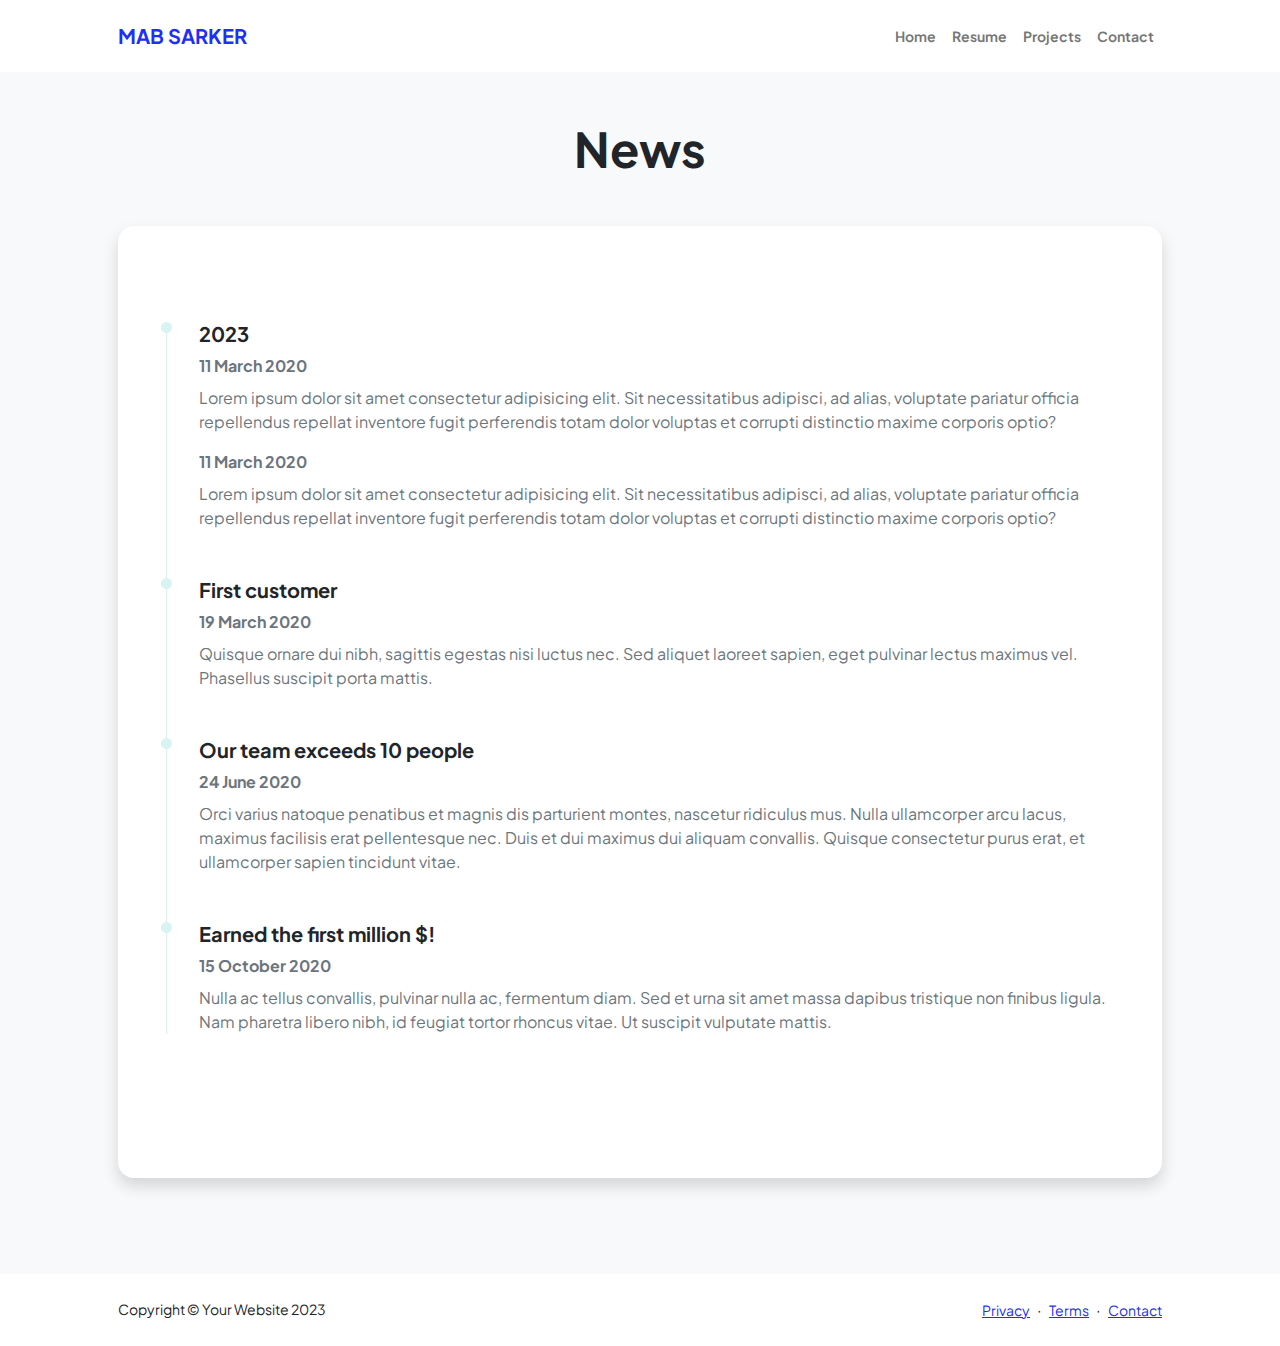
<file: news.html>
<!DOCTYPE html>
<html lang="en">
    <head>
        <meta charset="utf-8" />
        <meta name="viewport" content="width=device-width, initial-scale=1, shrink-to-fit=no" />
        <meta name="description" content="" />
        <meta name="author" content="" />
        <title>Personal - Start Bootstrap Template</title>
        <!-- Favicon-->
        <link rel="icon" type="image/x-icon" href="assets/favicon.ico" />
        <!-- Custom Google font-->
        <link rel="preconnect" href="https://fonts.googleapis.com" />
        <link rel="preconnect" href="https://fonts.gstatic.com" crossorigin />
        <link href="https://fonts.googleapis.com/css2?family=Plus+Jakarta+Sans:wght@100;200;300;400;500;600;700;800;900&amp;display=swap" rel="stylesheet" />
        <!-- Bootstrap icons-->
        <link href="https://cdn.jsdelivr.net/npm/bootstrap-icons@1.8.1/font/bootstrap-icons.css" rel="stylesheet" />
        <!-- Core theme CSS (includes Bootstrap)-->
        <link href="css/styles.css" rel="stylesheet" />
    </head>
    <body class="d-flex flex-column h-100 bg-light">
        <main class="flex-shrink-0">
            <!-- Navigation-->
            <nav class="navbar navbar-expand-lg navbar-light bg-white py-3">
                <div class="container px-5">
                    <a class="navbar-brand" href="index.html"><span class="fw-bolder text-primary">MAB SARKER</span></a>
                    <button class="navbar-toggler" type="button" data-bs-toggle="collapse" data-bs-target="#navbarSupportedContent" aria-controls="navbarSupportedContent" aria-expanded="false" aria-label="Toggle navigation"><span class="navbar-toggler-icon"></span></button>
                    <div class="collapse navbar-collapse" id="navbarSupportedContent">
                        <ul class="navbar-nav ms-auto mb-2 mb-lg-0 small fw-bolder">
                            <li class="nav-item"><a class="nav-link" href="index.html">Home</a></li>
                            <li class="nav-item"><a class="nav-link" href="resume.html">Resume</a></li>
                            <li class="nav-item"><a class="nav-link" href="projects.html">Projects</a></li>
                            <li class="nav-item"><a class="nav-link" href="contact.html">Contact</a></li>
                        </ul>
                    </div>
                </div>
            </nav>
            <!-- Page Content-->
            <div class="container px-5 my-5">
                <div class="text-center mb-5">
                    <h1 class="display-5 fw-bolder mb-0"><span class="d-inline">News</span></h1>
                </div>
                <div class="row gx-5 justify-content-center">
                    <div class="col-lg-12 col-xl-12 col-xxl-12">
                        <!-- Experience Section-->
                        <section>
                            <!-- Experience Card 1-->
                            <div class="card shadow border-0 rounded-4 mb-5">
                                <div class="card-body p-5">
                                    <div class="row align-items-center gx-5">
                                        <div class="col-lg-12">
  
                                                    <section class="py-5">
                                                        <ul class="timeline">
                                                        <li class="timeline-item mb-5">
                                                            <h5 class="fw-bold">2023</h5>
                                                            <p class="text-muted mb-2 fw-bold">11 March 2020</p>
                                                            <p class="text-muted">
                                                            Lorem ipsum dolor sit amet consectetur adipisicing elit. Sit
                                                            necessitatibus adipisci, ad alias, voluptate pariatur officia
                                                            repellendus repellat inventore fugit perferendis totam dolor
                                                            voluptas et corrupti distinctio maxime corporis optio?
                                                            </p>
                                                            <p class="text-muted mb-2 fw-bold">11 March 2020</p>
                                                            <p class="text-muted">
                                                            Lorem ipsum dolor sit amet consectetur adipisicing elit. Sit
                                                            necessitatibus adipisci, ad alias, voluptate pariatur officia
                                                            repellendus repellat inventore fugit perferendis totam dolor
                                                            voluptas et corrupti distinctio maxime corporis optio?
                                                            </p>
                                                        </li>
                                                    
                                                        <li class="timeline-item mb-5">
                                                            <h5 class="fw-bold">First customer</h5>
                                                            <p class="text-muted mb-2 fw-bold">19 March 2020</p>
                                                            <p class="text-muted">
                                                            Quisque ornare dui nibh, sagittis egestas nisi luctus nec. Sed
                                                            aliquet laoreet sapien, eget pulvinar lectus maximus vel.
                                                            Phasellus suscipit porta mattis.
                                                            </p>
                                                        </li>
                                                    
                                                        <li class="timeline-item mb-5">
                                                            <h5 class="fw-bold">Our team exceeds 10 people</h5>
                                                            <p class="text-muted mb-2 fw-bold">24 June 2020</p>
                                                            <p class="text-muted">
                                                            Orci varius natoque penatibus et magnis dis parturient montes,
                                                            nascetur ridiculus mus. Nulla ullamcorper arcu lacus, maximus
                                                            facilisis erat pellentesque nec. Duis et dui maximus dui aliquam
                                                            convallis. Quisque consectetur purus erat, et ullamcorper sapien
                                                            tincidunt vitae.
                                                            </p>
                                                        </li>
                                                    
                                                        <li class="timeline-item mb-5">
                                                            <h5 class="fw-bold">Earned the first million $!</h5>
                                                            <p class="text-muted mb-2 fw-bold">15 October 2020</p>
                                                            <p class="text-muted">
                                                            Nulla ac tellus convallis, pulvinar nulla ac, fermentum diam. Sed
                                                            et urna sit amet massa dapibus tristique non finibus ligula. Nam
                                                            pharetra libero nibh, id feugiat tortor rhoncus vitae. Ut suscipit
                                                            vulputate mattis.
                                                            </p>
                                                        </li>
                                                        </ul>
                                                    </section>
                                                    <!-- Section: Timeline -->
                                  
                                        </div>
                                    </div>
                                </div>
                            </div>
                        </section>
                    </div>
                </div>
            </div>
        </main>
        <!-- Footer-->
        <footer class="bg-white py-4 mt-auto">
            <div class="container px-5">
                <div class="row align-items-center justify-content-between flex-column flex-sm-row">
                    <div class="col-auto"><div class="small m-0">Copyright &copy; Your Website 2023</div></div>
                    <div class="col-auto">
                        <a class="small" href="#!">Privacy</a>
                        <span class="mx-1">&middot;</span>
                        <a class="small" href="#!">Terms</a>
                        <span class="mx-1">&middot;</span>
                        <a class="small" href="#!">Contact</a>
                    </div>
                </div>
            </div>
        </footer>

        <!-- Bootstrap core JS-->
        <script src="https://cdn.jsdelivr.net/npm/bootstrap@5.2.3/dist/js/bootstrap.bundle.min.js"></script>
        <!-- Core theme JS-->
        <script src="js/scripts.js"></script>
    </body>
</html>
</file>
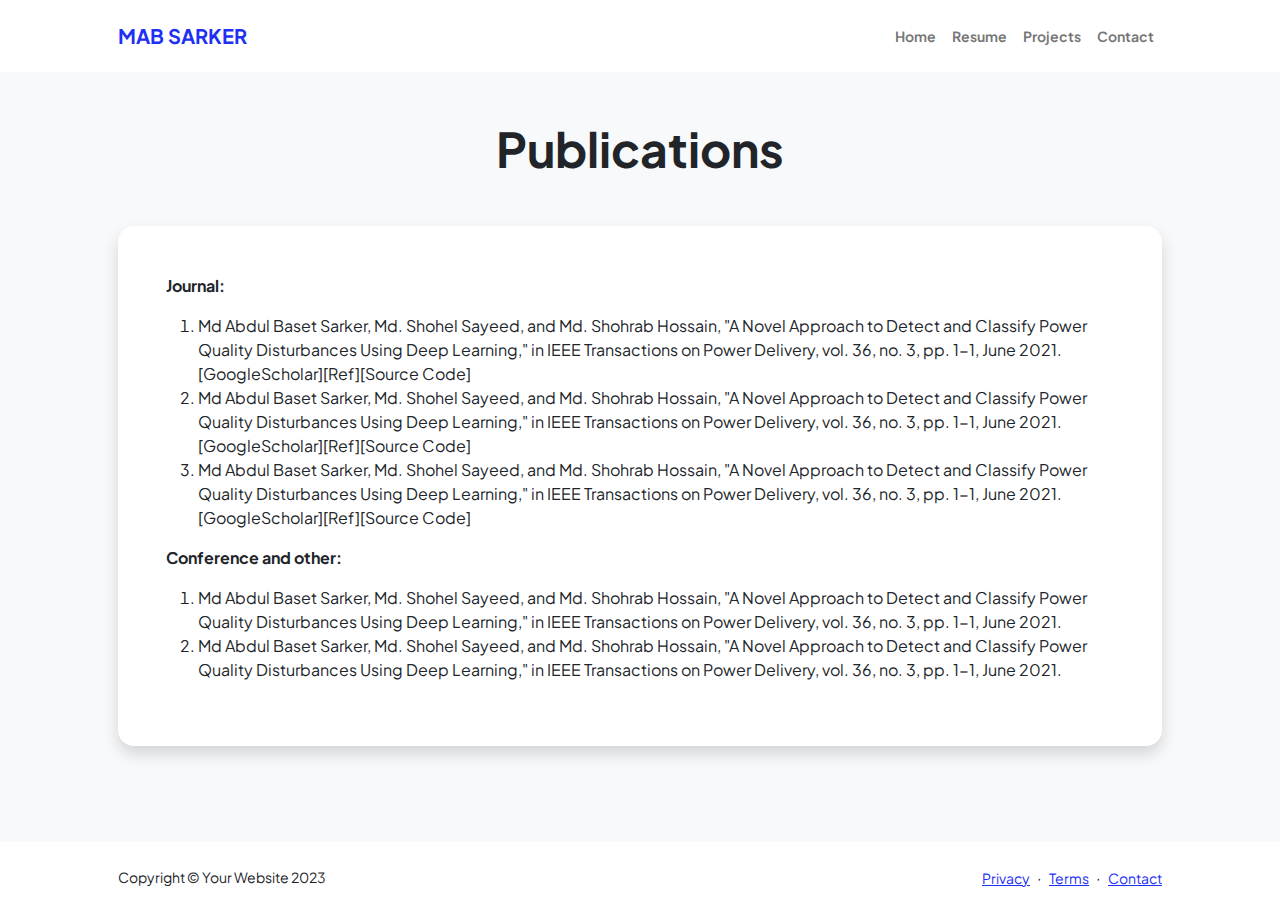
<file: publication.html>
<!DOCTYPE html>
<html lang="en">
    <head>
        <meta charset="utf-8" />
        <meta name="viewport" content="width=device-width, initial-scale=1, shrink-to-fit=no" />
        <meta name="description" content="" />
        <meta name="author" content="" />
        <title>Personal - Start Bootstrap Template</title>
        <!-- Favicon-->
        <link rel="icon" type="image/x-icon" href="assets/favicon.ico" />
        <!-- Custom Google font-->
        <link rel="preconnect" href="https://fonts.googleapis.com" />
        <link rel="preconnect" href="https://fonts.gstatic.com" crossorigin />
        <link href="https://fonts.googleapis.com/css2?family=Plus+Jakarta+Sans:wght@100;200;300;400;500;600;700;800;900&amp;display=swap" rel="stylesheet" />
        <!-- Bootstrap icons-->
        <link href="https://cdn.jsdelivr.net/npm/bootstrap-icons@1.8.1/font/bootstrap-icons.css" rel="stylesheet" />
        <!-- Core theme CSS (includes Bootstrap)-->
        <link href="css/styles.css" rel="stylesheet" />
    </head>
    <body class="d-flex flex-column h-100 bg-light">
        <main class="flex-shrink-0">
            <!-- Navigation-->
            <nav class="navbar navbar-expand-lg navbar-light bg-white py-3">
                <div class="container px-5">
                    <a class="navbar-brand" href="index.html"><span class="fw-bolder text-primary">MAB SARKER</span></a>
                    <button class="navbar-toggler" type="button" data-bs-toggle="collapse" data-bs-target="#navbarSupportedContent" aria-controls="navbarSupportedContent" aria-expanded="false" aria-label="Toggle navigation"><span class="navbar-toggler-icon"></span></button>
                    <div class="collapse navbar-collapse" id="navbarSupportedContent">
                        <ul class="navbar-nav ms-auto mb-2 mb-lg-0 small fw-bolder">
                            <li class="nav-item"><a class="nav-link" href="index.html">Home</a></li>
                            <li class="nav-item"><a class="nav-link" href="resume.html">Resume</a></li>
                            <li class="nav-item"><a class="nav-link" href="projects.html">Projects</a></li>
                            <li class="nav-item"><a class="nav-link" href="contact.html">Contact</a></li>
                        </ul>
                    </div>
                </div>
            </nav>
            <!-- Page Content-->
            <div class="container px-5 my-5">
                <div class="text-center mb-5">
                    <h1 class="display-5 fw-bolder mb-0"><span class="d-inline">Publications</span></h1>
                </div>
                <div class="row gx-5 justify-content-center">
                    <div class="col-lg-12 col-xl-12 col-xxl-12">
                        <!-- Experience Section-->
                        <section>
                            <!-- Experience Card 1-->
                            <div class="card shadow border-0 rounded-4 mb-5">
                                <div class="card-body p-5">
                                    <div class="row align-items-center gx-5">
                                        <div class="col-lg-12">
                                            <div>
                                                <p class="fw-bold">Journal:</p>
                                                <ol>
                                                    <li> 
                                                        Md Abdul Baset Sarker, Md. Shohel Sayeed, and Md. Shohrab Hossain, "A Novel Approach to Detect and Classify Power Quality Disturbances Using Deep Learning," in IEEE Transactions on Power Delivery, vol. 36, no. 3, pp. 1-1, June 2021.
                                                        [GoogleScholar][Ref][Source Code]
                                                    </li>
                                                    <li> 
                                                        Md Abdul Baset Sarker, Md. Shohel Sayeed, and Md. Shohrab Hossain, "A Novel Approach to Detect and Classify Power Quality Disturbances Using Deep Learning," in IEEE Transactions on Power Delivery, vol. 36, no. 3, pp. 1-1, June 2021.
                                                        [GoogleScholar][Ref][Source Code]
                                                    </li>
                                                    <li> 
                                                        Md Abdul Baset Sarker, Md. Shohel Sayeed, and Md. Shohrab Hossain, "A Novel Approach to Detect and Classify Power Quality Disturbances Using Deep Learning," in IEEE Transactions on Power Delivery, vol. 36, no. 3, pp. 1-1, June 2021.
                                                        [GoogleScholar][Ref][Source Code]
                                                    </li>

                                                </ol>
                                                <p class="fw-bold">Conference and other:</p>
                                                <ol>
                                                     <li> Md Abdul Baset Sarker, Md. Shohel Sayeed, and Md. Shohrab Hossain, "A Novel Approach to Detect and Classify Power Quality Disturbances Using Deep Learning," in IEEE Transactions on Power Delivery, vol. 36, no. 3, pp. 1-1, June 2021.</li>
                                                     <li> Md Abdul Baset Sarker, Md. Shohel Sayeed, and Md. Shohrab Hossain, "A Novel Approach to Detect and Classify Power Quality Disturbances Using Deep Learning," in IEEE Transactions on Power Delivery, vol. 36, no. 3, pp. 1-1, June 2021.</li>  
                                                </ol>
                                            </div>
                                        </div>
                                    </div>
                                </div>
                            </div>
                        </section>
                    </div>
                </div>
            </div>
        </main>
        <!-- Footer-->
        <footer class="bg-white py-4 mt-auto">
            <div class="container px-5">
                <div class="row align-items-center justify-content-between flex-column flex-sm-row">
                    <div class="col-auto"><div class="small m-0">Copyright &copy; Your Website 2023</div></div>
                    <div class="col-auto">
                        <a class="small" href="#!">Privacy</a>
                        <span class="mx-1">&middot;</span>
                        <a class="small" href="#!">Terms</a>
                        <span class="mx-1">&middot;</span>
                        <a class="small" href="#!">Contact</a>
                    </div>
                </div>
            </div>
        </footer>
        <!-- Bootstrap core JS-->
        <script src="https://cdn.jsdelivr.net/npm/bootstrap@5.2.3/dist/js/bootstrap.bundle.min.js"></script>
        <!-- Core theme JS-->
        <script src="js/scripts.js"></script>
    </body>
</html>
</file>
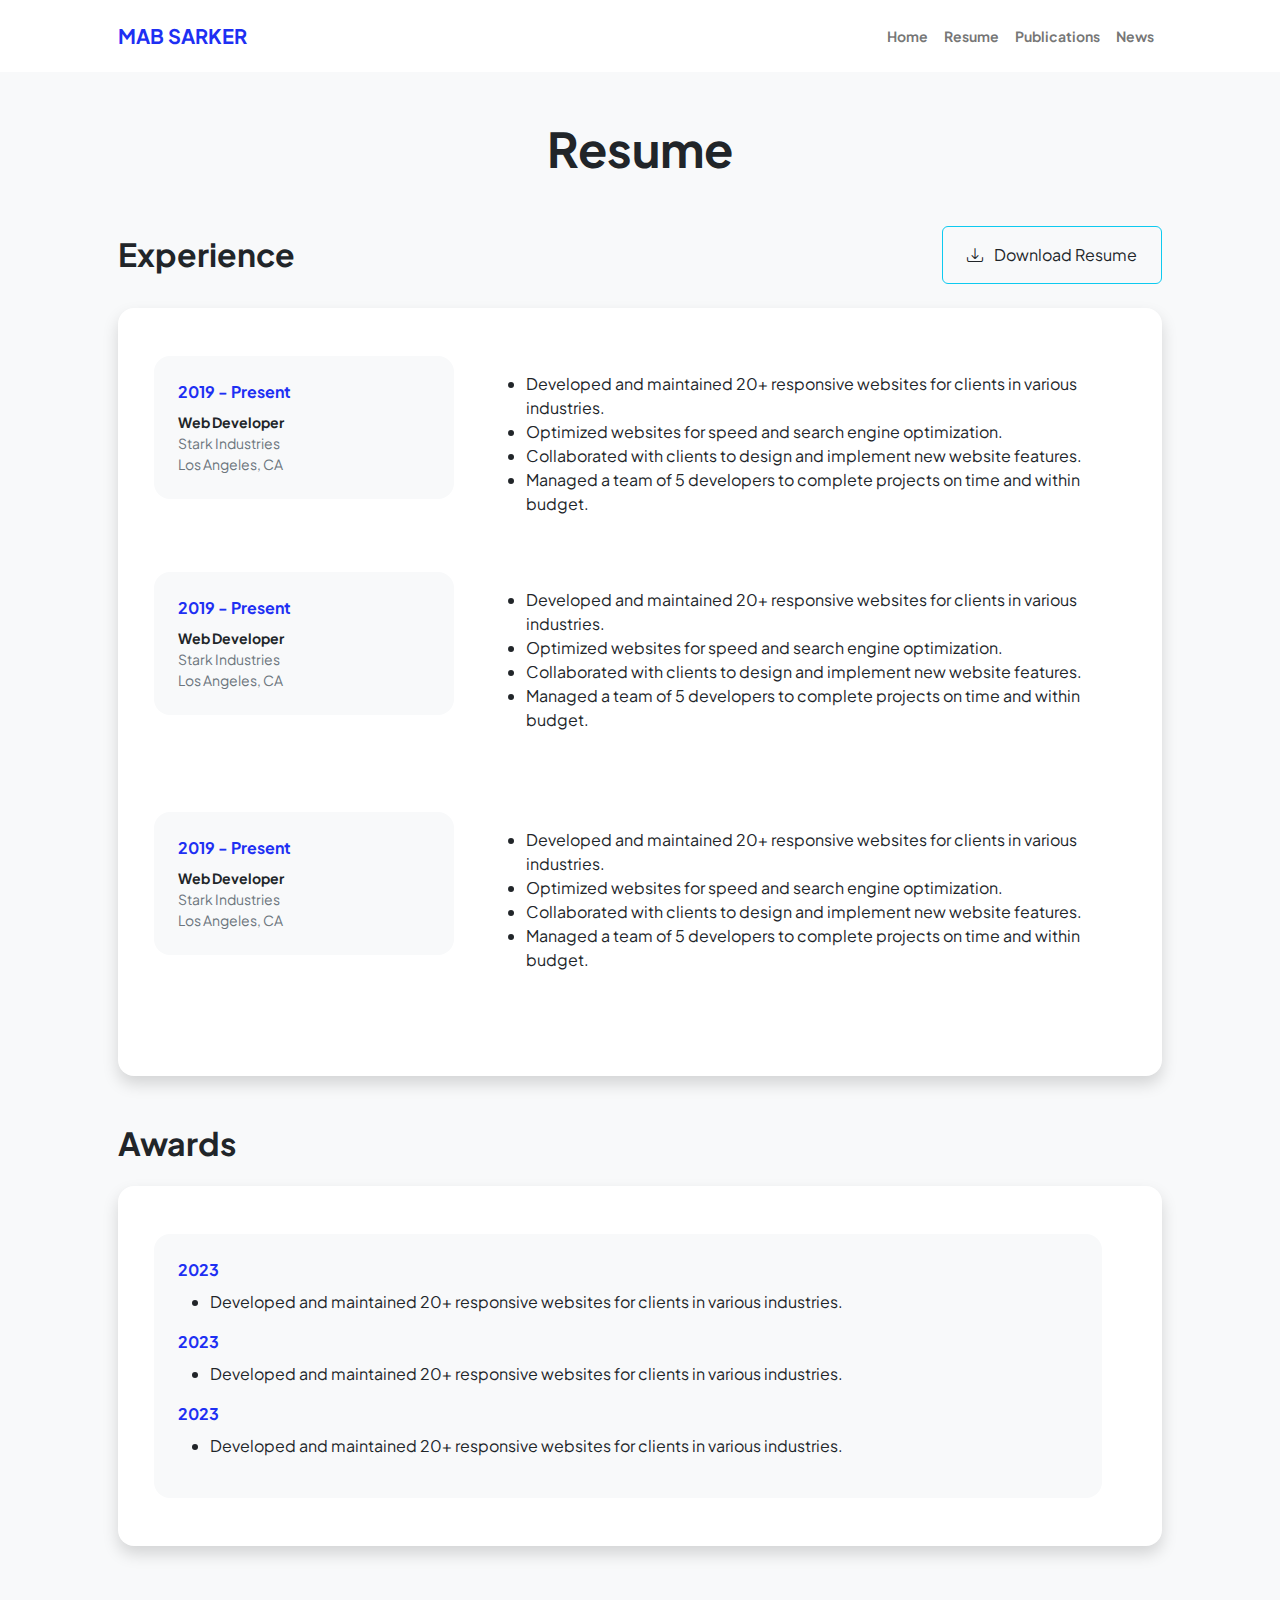
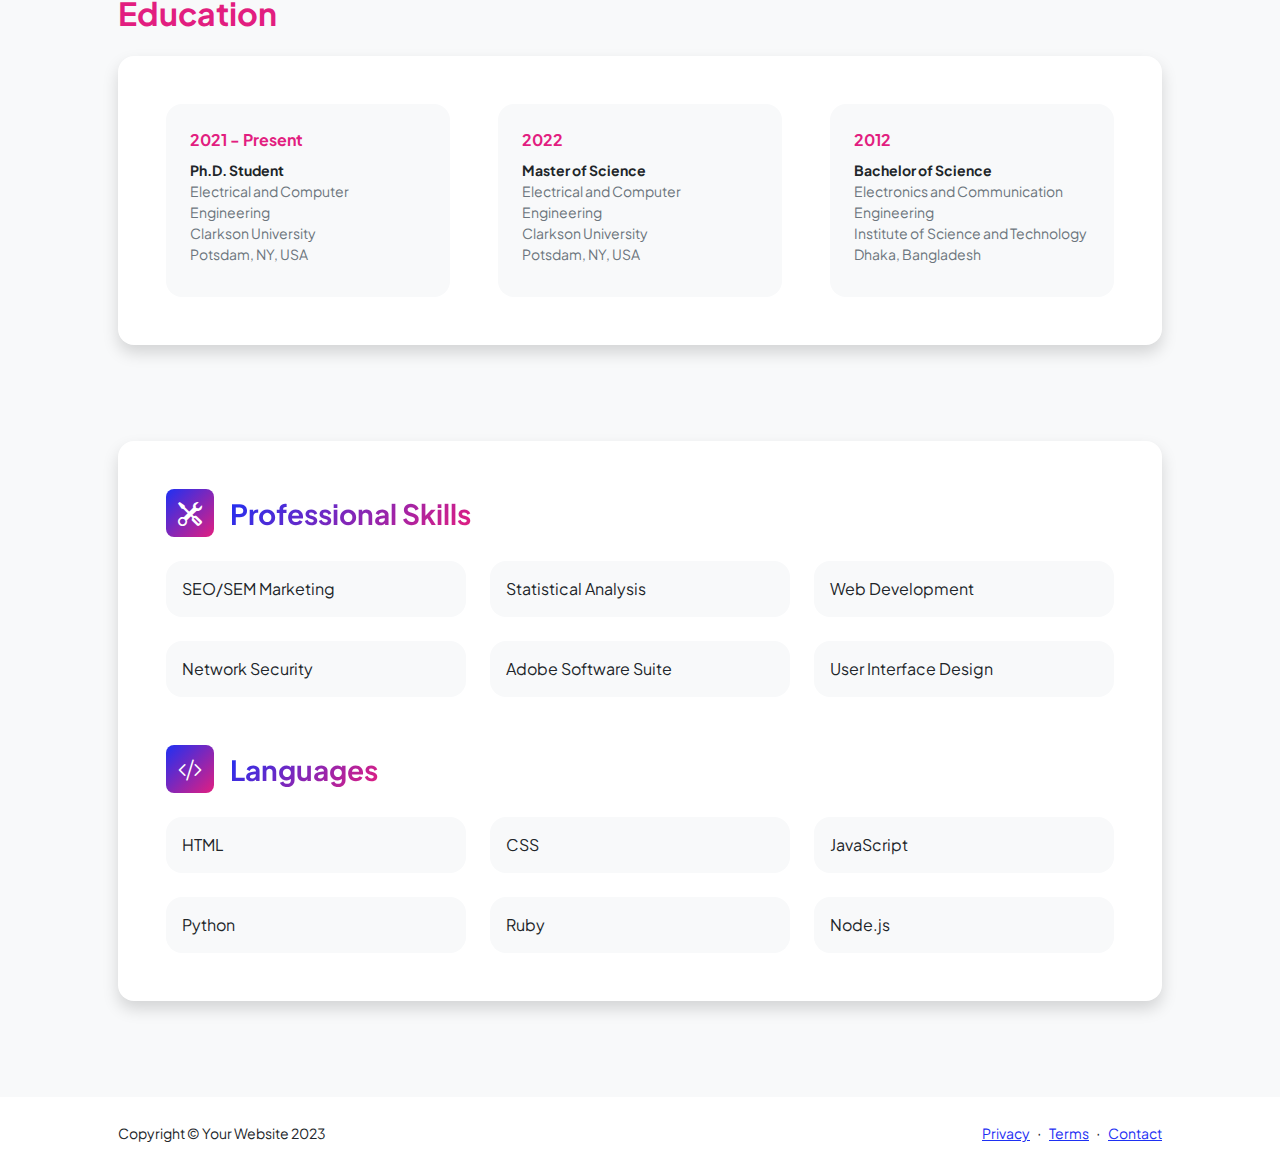
<file: resume.html>
<!DOCTYPE html>
<html lang="en">
    <head>
        <meta charset="utf-8" />
        <meta name="viewport" content="width=device-width, initial-scale=1, shrink-to-fit=no" />
        <meta name="description" content="" />
        <meta name="author" content="" />
        <title>Personal - Start Bootstrap Template</title>
        <!-- Favicon-->
        <link rel="icon" type="image/x-icon" href="assets/favicon.ico" />
        <!-- Custom Google font-->
        <link rel="preconnect" href="https://fonts.googleapis.com" />
        <link rel="preconnect" href="https://fonts.gstatic.com" crossorigin />
        <link href="https://fonts.googleapis.com/css2?family=Plus+Jakarta+Sans:wght@100;200;300;400;500;600;700;800;900&amp;display=swap" rel="stylesheet" />
        <!-- Bootstrap icons-->
        <link href="https://cdn.jsdelivr.net/npm/bootstrap-icons@1.8.1/font/bootstrap-icons.css" rel="stylesheet" />
        <!-- Core theme CSS (includes Bootstrap)-->
        <link href="css/styles.css" rel="stylesheet" />
    </head>
    <body class="d-flex flex-column h-100 bg-light">
        <main class="flex-shrink-0">
            <!-- Navigation-->
            <nav class="navbar navbar-expand-lg navbar-light bg-white py-3">
                <div class="container px-5">
                    <a class="navbar-brand" href="index.html"><span class="fw-bolder text-primary">MAB SARKER</span></a>
                    <button class="navbar-toggler" type="button" data-bs-toggle="collapse" data-bs-target="#navbarSupportedContent" aria-controls="navbarSupportedContent" aria-expanded="false" aria-label="Toggle navigation"><span class="navbar-toggler-icon"></span></button>
                    <div class="collapse navbar-collapse" id="navbarSupportedContent">
                        <ul class="navbar-nav ms-auto mb-2 mb-lg-0 small fw-bolder">
                            <li class="nav-item"><a class="nav-link" href="index.html">Home</a></li>
                            <li class="nav-item"><a class="nav-link" href="resume.html">Resume</a></li>
                            <li class="nav-item"><a class="nav-link" href="publication.html">Publications</a></li>
                            <li class="nav-item"><a class="nav-link" href="news.html">News</a></li>
                        </ul>
                    </div>
                </div>
            </nav>
            <!-- Page Content-->
            <div class="container px-5 my-5">
                <div class="text-center mb-5">
                    <h1 class="display-5 fw-bolder mb-0"><span class="d-inline">Resume</span></h1>
                </div>
                <div class="row gx-5 justify-content-center">
                    <div class="col-lg-12 col-xl-12 col-xxl-12">
                        <!-- Experience Section-->
                        <section>
                            <div class="d-flex align-items-center justify-content-between mb-4">
                                <h2 class=" fw-bolder mb-0">Experience</h2>
                                <!-- Download resume button-->
                                <!-- Note: Set the link href target to a PDF file within your project-->
                                <a class="btn btn-default px-4 py-3 border-info" href="#!">
                                    <div class="d-inline-block bi bi-download me-2"></div>
                                    Download Resume
                                </a>
                            </div>

                            <!-- Experience Card 1-->
                            <div class="card shadow border-0 rounded-4 mb-5">
                                <div class="card-body p-5">
                                    <div class="row align-items-center gx-5">
                                        <div class="row">
                                            <div class="col text-center text-lg-start mb-4 mb-lg-0">
                                                <div class="bg-light p-4 rounded-4">
                                                    <div class="text-primary fw-bolder mb-2">2019 - Present</div>
                                                    <div class="small fw-bolder">Web Developer</div>
                                                    <div class="small text-muted">Stark Industries</div>
                                                    <div class="small text-muted">Los Angeles, CA</div>
                                                </div>
                                            </div>
                                            <div class="col-lg-8">
                                                <div class="p-3">
                                                    <ul>
                                                        <li>Developed and maintained 20+ responsive websites for clients in various industries.</li>
                                                        <li>Optimized websites for speed and search engine optimization.</li>
                                                        <li>Collaborated with clients to design and implement new website features.</li>
                                                        <li>Managed a team of 5 developers to complete projects on time and within budget.</li>
                                                    </ul>
                                                </div>
                                            </div>
                                        </div>
                                        <div class="row py-4">
                                            <div class="col text-center text-lg-start mb-4 mb-lg-0">
                                                <div class="bg-light p-4 rounded-4">
                                                    <div class="text-primary fw-bolder mb-2">2019 - Present</div>
                                                    <div class="small fw-bolder">Web Developer</div>
                                                    <div class="small text-muted">Stark Industries</div>
                                                    <div class="small text-muted">Los Angeles, CA</div>
                                                </div>
                                            </div>
                                            <div class="col-lg-8">
                                                <div class="p-3">
                                                    <ul>
                                                        <li>Developed and maintained 20+ responsive websites for clients in various industries.</li>
                                                        <li>Optimized websites for speed and search engine optimization.</li>
                                                        <li>Collaborated with clients to design and implement new website features.</li>
                                                        <li>Managed a team of 5 developers to complete projects on time and within budget.</li>
                                                    </ul>
                                                </div>
                                            </div>
                                        </div>
                                        <div class="row py-4">
                                            <div class="col text-center text-lg-start mb-4 mb-lg-0">
                                                <div class="bg-light p-4 rounded-4">
                                                    <div class="text-primary fw-bolder mb-2">2019 - Present</div>
                                                    <div class="small fw-bolder">Web Developer</div>
                                                    <div class="small text-muted">Stark Industries</div>
                                                    <div class="small text-muted">Los Angeles, CA</div>
                                                </div>
                                            </div>
                                            <div class="col-lg-8">
                                                <div class="p-3">
                                                    <ul>
                                                        <li>Developed and maintained 20+ responsive websites for clients in various industries.</li>
                                                        <li>Optimized websites for speed and search engine optimization.</li>
                                                        <li>Collaborated with clients to design and implement new website features.</li>
                                                        <li>Managed a team of 5 developers to complete projects on time and within budget.</li>
                                                    </ul>
                                                </div>
                                            </div>
                                        </div>
                                    </div>
                                </div>
                            </div>
                        </section>

                        <section>
                            <div class="d-flex align-items-center justify-content-between mb-4">
                                <h2 class=" fw-bolder mb-0">Awards</h2>
                            </div>

                            <!-- Experience Card 1-->
                            <div class="card shadow border-0 rounded-4 mb-5">
                                <div class="card-body p-5">
                                    <div class="row align-items-center gx-5">
                                        <div class="row">
                                            <div class="col text-center text-lg-start mb-4 mb-lg-0">
                                                <div class="bg-light p-4 rounded-4">
                                                    <div class="text-primary fw-bolder mb-2">2023</div>
                                                    <ul>
                                                        <li>Developed and maintained 20+ responsive websites for clients in various industries.</li>
                                                    </ul>
                                                    <div class="text-primary fw-bolder mb-2">2023</div>
                                                    <ul>
                                                        <li>Developed and maintained 20+ responsive websites for clients in various industries.</li>
                                                    </ul>
                                                    <div class="text-primary fw-bolder mb-2">2023</div>
                                                    <ul>
                                                        <li>Developed and maintained 20+ responsive websites for clients in various industries.</li>
                                                    </ul>
                                                </div>
                                            </div>
                                        </div>
                                        
                                    </div>
                                </div>
                            </div>
                        </section>

                        <!-- Education Section-->
                        <section>
                            <h2 class="text-secondary fw-bolder mb-4">Education</h2>
                            <!-- Education Card 1-->
                            <div class="card shadow border-0 rounded-4 mb-5">
                                <div class="card-body p-5">
                                    <div class="row align-items-center gx-5">
                                        <div class="col text-center text-lg-start mb-4 mb-lg-0">
                                            <div class="bg-light p-4 rounded-4">
                                                <div class="text-secondary fw-bolder mb-2">2021 - Present</div>
                                                <div class="mb-2">
                                                    <div class="small fw-bolder">Ph.D. Student</div>
                                                    <div class="small text-muted">Electrical and Computer Engineering</div>
                                                    <div class="small text-muted">Clarkson University</div>
                                                    <div class="small text-muted">Potsdam, NY, USA</div>
                                                </div>
                                            </div>
                                        </div>
                                        <div class="col text-center text-lg-start mb-4 mb-lg-0">
                                            <div class="bg-light p-4 rounded-4">
                                                <div class="text-secondary fw-bolder mb-2">2022</div>
                                                <div class="mb-2">
                                                    <div class="small fw-bolder">Master of Science</div>
                                                    <div class="small text-muted">Electrical and Computer Engineering</div>
                                                    <div class="small text-muted">Clarkson University</div>
                                                    <div class="small text-muted">Potsdam, NY, USA</div>
                                                </div>
                                            </div>
                                        </div>
                                        <div class="col text-center text-lg-start mb-4 mb-lg-0">
                                            <div class="bg-light p-4 rounded-4">
                                                <div class="text-secondary fw-bolder mb-2">2012</div>
                                                <div class="mb-2">
                                                    <div class="small fw-bolder">Bachelor of Science</div>
                                                    <div class="small text-muted">Electronics and Communication Engineering</div>
                                                    <div class="small text-muted">Institute of Science and Technology</div>
                                                    <div class="small text-muted">Dhaka, Bangladesh</div>
                                                </div>
                                            </div>
                                        </div>
                                     
                                        
                                    </div>
                                </div>
                            </div>
                        </section>
                        <!-- Divider-->
                        <div class="pb-5"></div>
                        <!-- Skills Section-->
                        <section>
                            <!-- Skillset Card-->
                            <div class="card shadow border-0 rounded-4 mb-5">
                                <div class="card-body p-5">
                                    <!-- Professional skills list-->
                                    <div class="mb-5">
                                        <div class="d-flex align-items-center mb-4">
                                            <div class="feature bg-primary bg-gradient-primary-to-secondary text-white rounded-3 me-3"><i class="bi bi-tools"></i></div>
                                            <h3 class="fw-bolder mb-0"><span class="text-gradient d-inline">Professional Skills</span></h3>
                                        </div>
                                        <div class="row row-cols-1 row-cols-md-3 mb-4">
                                            <div class="col mb-4 mb-md-0"><div class="d-flex align-items-center bg-light rounded-4 p-3 h-100">SEO/SEM Marketing</div></div>
                                            <div class="col mb-4 mb-md-0"><div class="d-flex align-items-center bg-light rounded-4 p-3 h-100">Statistical Analysis</div></div>
                                            <div class="col"><div class="d-flex align-items-center bg-light rounded-4 p-3 h-100">Web Development</div></div>
                                        </div>
                                        <div class="row row-cols-1 row-cols-md-3">
                                            <div class="col mb-4 mb-md-0"><div class="d-flex align-items-center bg-light rounded-4 p-3 h-100">Network Security</div></div>
                                            <div class="col mb-4 mb-md-0"><div class="d-flex align-items-center bg-light rounded-4 p-3 h-100">Adobe Software Suite</div></div>
                                            <div class="col"><div class="d-flex align-items-center bg-light rounded-4 p-3 h-100">User Interface Design</div></div>
                                        </div>
                                    </div>
                                    <!-- Languages list-->
                                    <div class="mb-0">
                                        <div class="d-flex align-items-center mb-4">
                                            <div class="feature bg-primary bg-gradient-primary-to-secondary text-white rounded-3 me-3"><i class="bi bi-code-slash"></i></div>
                                            <h3 class="fw-bolder mb-0"><span class="text-gradient d-inline">Languages</span></h3>
                                        </div>
                                        <div class="row row-cols-1 row-cols-md-3 mb-4">
                                            <div class="col mb-4 mb-md-0"><div class="d-flex align-items-center bg-light rounded-4 p-3 h-100">HTML</div></div>
                                            <div class="col mb-4 mb-md-0"><div class="d-flex align-items-center bg-light rounded-4 p-3 h-100">CSS</div></div>
                                            <div class="col"><div class="d-flex align-items-center bg-light rounded-4 p-3 h-100">JavaScript</div></div>
                                        </div>
                                        <div class="row row-cols-1 row-cols-md-3">
                                            <div class="col mb-4 mb-md-0"><div class="d-flex align-items-center bg-light rounded-4 p-3 h-100">Python</div></div>
                                            <div class="col mb-4 mb-md-0"><div class="d-flex align-items-center bg-light rounded-4 p-3 h-100">Ruby</div></div>
                                            <div class="col"><div class="d-flex align-items-center bg-light rounded-4 p-3 h-100">Node.js</div></div>
                                        </div>
                                    </div>
                                </div>
                            </div>
                        </section>
                    </div>
                </div>
            </div>
        </main>
        <!-- Footer-->
        <footer class="bg-white py-4 mt-auto">
            <div class="container px-5">
                <div class="row align-items-center justify-content-between flex-column flex-sm-row">
                    <div class="col-auto"><div class="small m-0">Copyright &copy; Your Website 2023</div></div>
                    <div class="col-auto">
                        <a class="small" href="#!">Privacy</a>
                        <span class="mx-1">&middot;</span>
                        <a class="small" href="#!">Terms</a>
                        <span class="mx-1">&middot;</span>
                        <a class="small" href="#!">Contact</a>
                    </div>
                </div>
            </div>
        </footer>
        <!-- Bootstrap core JS-->
        <script src="https://cdn.jsdelivr.net/npm/bootstrap@5.2.3/dist/js/bootstrap.bundle.min.js"></script>
        <!-- Core theme JS-->
        <script src="js/scripts.js"></script>
    </body>
</html>
</file>
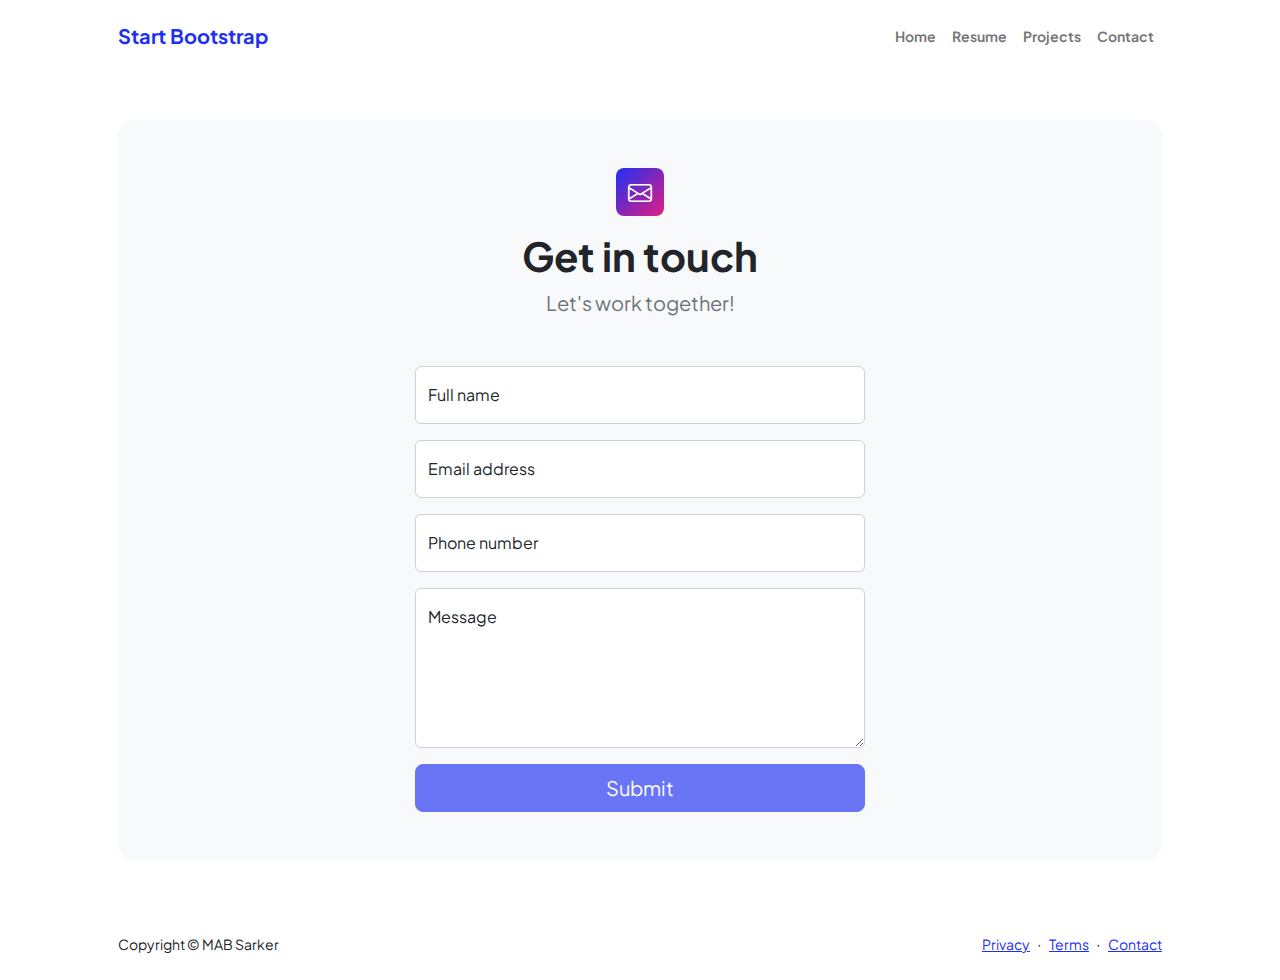
<file: prev/contact.html>
<!DOCTYPE html>
<html lang="en">
    <head>
        <meta charset="utf-8" />
        <meta name="viewport" content="width=device-width, initial-scale=1, shrink-to-fit=no" />
        <meta name="description" content />
        <meta name="author" content />
        <title>Modern Business - Start Bootstrap Template</title>
        <!-- Favicon-->
        <link rel="icon" type="image/x-icon" href="assets/favicon.ico" />
        <!-- Custom Google font-->
        <link rel="preconnect" href="https://fonts.googleapis.com" />
        <link rel="preconnect" href="https://fonts.gstatic.com" crossorigin />
        <link href="https://fonts.googleapis.com/css2?family=Plus+Jakarta+Sans:wght@100;200;300;400;500;600;700;800;900&amp;display=swap" rel="stylesheet" />
        <!-- Bootstrap icons-->
        <link href="https://cdn.jsdelivr.net/npm/bootstrap-icons@1.8.1/font/bootstrap-icons.css" rel="stylesheet" />
        <!-- Core theme CSS (includes Bootstrap)-->
        <link href="css/styles.css" rel="stylesheet" />
    </head>
    <body class="d-flex flex-column">
        <main class="flex-shrink-0">
            <!-- Navigation-->
            <nav class="navbar navbar-expand-lg navbar-light bg-white py-3">
                <div class="container px-5">
                    <a class="navbar-brand" href="index.html"><span class="fw-bolder text-primary">Start Bootstrap</span></a>
                    <button class="navbar-toggler" type="button" data-bs-toggle="collapse" data-bs-target="#navbarSupportedContent" aria-controls="navbarSupportedContent" aria-expanded="false" aria-label="Toggle navigation"><span class="navbar-toggler-icon"></span></button>
                    <div class="collapse navbar-collapse" id="navbarSupportedContent">
                        <ul class="navbar-nav ms-auto mb-2 mb-lg-0 small fw-bolder">
                            <li class="nav-item"><a class="nav-link" href="index.html">Home</a></li>
                            <li class="nav-item"><a class="nav-link" href="resume.html">Resume</a></li>
                            <li class="nav-item"><a class="nav-link" href="projects.html">Projects</a></li>
                            <li class="nav-item"><a class="nav-link" href="contact.html">Contact</a></li>
                        </ul>
                    </div>
                </div>
            </nav>
            <!-- Page content-->
            <section class="py-5">
                <div class="container px-5">
                    <!-- Contact form-->
                    <div class="bg-light rounded-4 py-5 px-4 px-md-5">
                        <div class="text-center mb-5">
                            <div class="feature bg-primary bg-gradient-primary-to-secondary text-white rounded-3 mb-3"><i class="bi bi-envelope"></i></div>
                            <h1 class="fw-bolder">Get in touch</h1>
                            <p class="lead fw-normal text-muted mb-0">Let's work together!</p>
                        </div>
                        <div class="row gx-5 justify-content-center">
                            <div class="col-lg-8 col-xl-6">
                                <form id="contactForm" data-sb-form-api-token="API_TOKEN">
                                    <!-- Name input-->
                                    <div class="form-floating mb-3">
                                        <input class="form-control" id="name" type="text" placeholder="Enter your name..." data-sb-validations="required" />
                                        <label for="name">Full name</label>
                                        <div class="invalid-feedback" data-sb-feedback="name:required">A name is required.</div>
                                    </div>
                                    <!-- Email address input-->
                                    <div class="form-floating mb-3">
                                        <input class="form-control" id="email" type="email" placeholder="name@example.com" data-sb-validations="required,email" />
                                        <label for="email">Email address</label>
                                        <div class="invalid-feedback" data-sb-feedback="email:required">An email is required.</div>
                                        <div class="invalid-feedback" data-sb-feedback="email:email">Email is not valid.</div>
                                    </div>
                                    <!-- Phone number input-->
                                    <div class="form-floating mb-3">
                                        <input class="form-control" id="phone" type="tel" placeholder="(123) 456-7890" data-sb-validations="required" />
                                        <label for="phone">Phone number</label>
                                        <div class="invalid-feedback" data-sb-feedback="phone:required">A phone number is required.</div>
                                    </div>
                                    <!-- Message input-->
                                    <div class="form-floating mb-3">
                                        <textarea class="form-control" id="message" type="text" placeholder="Enter your message here..." style="height: 10rem" data-sb-validations="required"></textarea>
                                        <label for="message">Message</label>
                                        <div class="invalid-feedback" data-sb-feedback="message:required">A message is required.</div>
                                    </div>
                                    <!-- Submit success message-->
                                    <!---->
                                    <!-- This is what your users will see when the form-->
                                    <!-- has successfully submitted-->
                                    <div class="d-none" id="submitSuccessMessage">
                                        <div class="text-center mb-3">
                                            <div class="fw-bolder">Form submission successful!</div>
                                            To activate this form, sign up at
                                            <br />
                                            <a href="https://startbootstrap.com/solution/contact-forms">https://startbootstrap.com/solution/contact-forms</a>
                                        </div>
                                    </div>
                                    <!-- Submit error message-->
                                    <!---->
                                    <!-- This is what your users will see when there is-->
                                    <!-- an error submitting the form-->
                                    <div class="d-none" id="submitErrorMessage"><div class="text-center text-danger mb-3">Error sending message!</div></div>
                                    <!-- Submit Button-->
                                    <div class="d-grid"><button class="btn btn-primary btn-lg disabled" id="submitButton" type="submit">Submit</button></div>
                                </form>
                            </div>
                        </div>
                    </div>
                </div>
            </section>
        </main>
        <!-- Footer-->
        <footer class="bg-white py-4 mt-auto">
            <div class="container px-5">
                <div class="row align-items-center justify-content-between flex-column flex-sm-row">
                    <div class="col-auto"><div class="small m-0">Copyright &copy; MAB Sarker <span id="copyright-year"></span></div></div>
                    <div class="col-auto">
                        <a class="small" href="#!">Privacy</a>
                        <span class="mx-1">&middot;</span>
                        <a class="small" href="#!">Terms</a>
                        <span class="mx-1">&middot;</span>
                        <a class="small" href="#!">Contact</a>
                    </div>
                </div>
            </div>
        </footer>
        <!-- Bootstrap core JS-->
        <script src="https://cdn.jsdelivr.net/npm/bootstrap@5.2.3/dist/js/bootstrap.bundle.min.js"></script>
        <!-- Core theme JS-->
        <script src="js/scripts.js"></script>
        <!-- * * * * * * * * * * * * * * * * * * * * * * * * * * * * * * * * * * * * * * * *-->
        <!-- * *                               SB Forms JS                               * *-->
        <!-- * * Activate your form at https://startbootstrap.com/solution/contact-forms * *-->
        <!-- * * * * * * * * * * * * * * * * * * * * * * * * * * * * * * * * * * * * * * * *-->
        <script src="https://cdn.startbootstrap.com/sb-forms-latest.js"></script>
    </body>
</html>
</file>
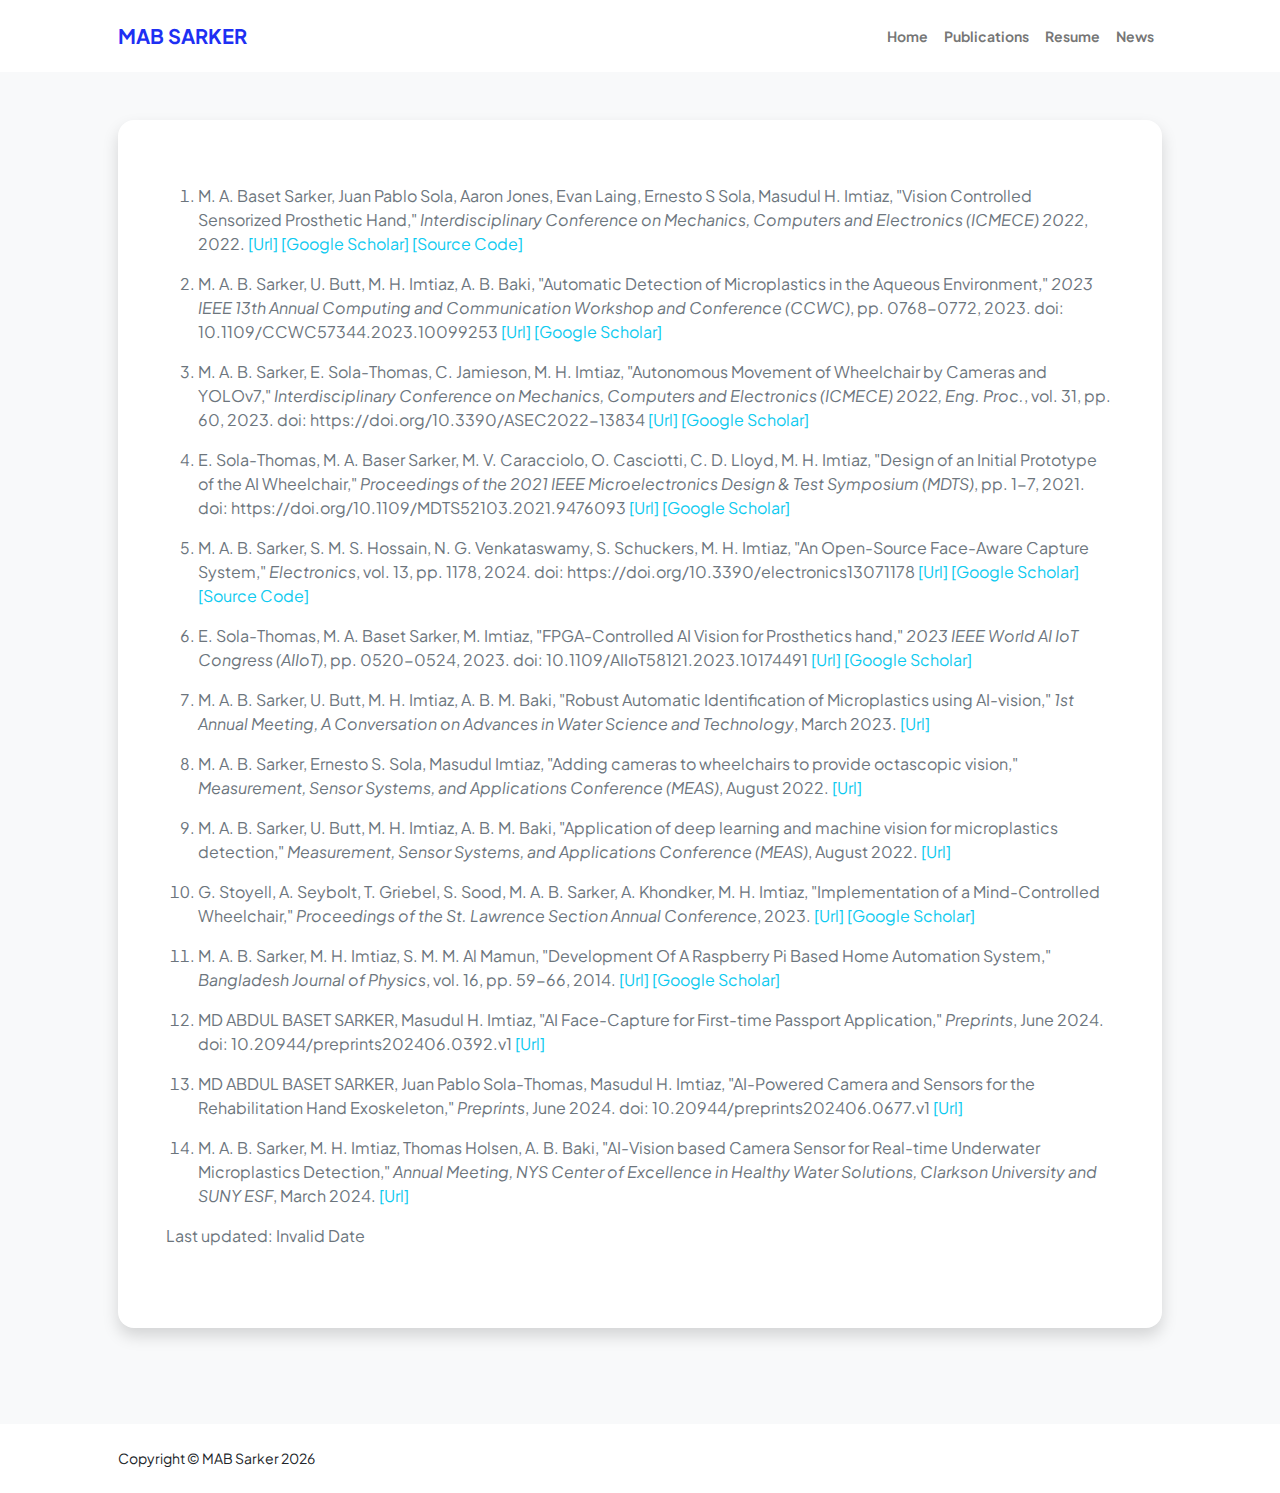
<file: prev/index2.html>
<!DOCTYPE html>
<html lang="en">
    <head>
        <meta charset="utf-8" />
        <meta name="viewport" content="width=device-width, initial-scale=1, shrink-to-fit=no" />
        <meta name="description" content="" />
        <meta name="author" content="" />
        <title>Md Abdul Baset Sarker</title>
        <!-- Favicon-->
        <link rel="icon" type="image/x-icon" href="assets/favicon.ico" />
        <!-- Custom Google font-->
        <link rel="preconnect" href="https://fonts.googleapis.com" />
        <link rel="preconnect" href="https://fonts.gstatic.com" crossorigin />
        <link href="https://fonts.googleapis.com/css2?family=Plus+Jakarta+Sans:wght@100;200;300;400;500;600;700;800;900&amp;display=swap" rel="stylesheet" />
        <!-- Bootstrap icons-->
        <link href="https://cdn.jsdelivr.net/npm/bootstrap-icons@1.8.1/font/bootstrap-icons.css" rel="stylesheet" />
        <!-- Core theme CSS (includes Bootstrap)-->
        <link href="css/styles.css" rel="stylesheet" />  
              
    </head>
   
    <body class="d-flex flex-column h-100 bg-light">
        <main class="flex-shrink-0">
            <!-- Navigation-->
            <nav class="navbar navbar-expand-lg navbar-light bg-white py-3">
                <div class="container px-5">
                    <a class="navbar-brand" href="index.html"><span class="fw-bolder text-primary">MAB SARKER</span></a>
                    <button class="navbar-toggler" type="button" data-bs-toggle="collapse" data-bs-target="#navbarSupportedContent" aria-controls="navbarSupportedContent" aria-expanded="false" aria-label="Toggle navigation"><span class="navbar-toggler-icon"></span></button>
                    <div class="collapse navbar-collapse" id="navbarSupportedContent">
                        <ul class="navbar-nav ms-auto mb-2 mb-lg-0 small fw-bolder">
                            <li class="nav-item"><a class="nav-link" href="index.html">Home</a></li>
                            <li class="nav-item"><a class="nav-link" href="publication.html">Publications</a></li>
                            <li class="nav-item"><a class="nav-link" href="resume.html">Resume</a></li>
                            <li class="nav-item"><a class="nav-link" href="news.html">News</a></li>
                        </ul>
                    </div>
                </div>
            </nav>
            <!-- Page Content-->
            <div class="container px-lg-5 my-5">
                <div class="row gx-5 justify-content-center">
                    <div class="col-lg-12 col-xl-12 col-xxl-12">
                        <!-- Experience Section-->
                        <section>
                            <!-- Experience Card 1-->
                            <div class="card shadow border-0 rounded-4 mb-lg-5">
                                <div class="card-body p-lg-5">
                                    <div class="row align-items-center gx-lg-5">
                                        <div class="col-lg-12">
                                            <div class="py-3">
                                                <!-- <p class="fw-bold">Journal:</p> -->
                                                <ol id="journal-list">

                                                </ol>

                                                <div class="row text-muted">
                                                    <p id="lastUpdated"></p>
                                               </div>
                                                
                                            </div>
                                        </div>
                                    </div>
                                </div>
                            </div>
                        </section>
                    </div>
                </div>
            </div>
        </main>
        <!-- Footer-->
        <footer class="bg-white py-4 mt-auto">
            <div class="container px-5">
                <div class="row align-items-center justify-content-between flex-column flex-sm-row">
                    <div class="col-auto"><div class="small m-0">Copyright &copy; MAB Sarker <span id="copyright-year"></span></div></div>
                    <div class="col-auto">
                        <!-- <a class="small" href="#!">Privacy</a>
                        <span class="mx-1">&middot;</span>
                        <a class="small" href="#!">Terms</a>
                        <span class="mx-1">&middot;</span>
                        <a class="small" href="#!">Contact</a> -->
                    </div>
                </div>
            </div>
        </footer>
        <!-- Bootstrap core JS-->
        <script src="https://cdn.jsdelivr.net/npm/bootstrap@5.2.3/dist/js/bootstrap.bundle.min.js"></script>
        <!-- Core theme JS-->
        
        <script src="js/data.js"></script>
        <script src="js/bibtexParser.js"></script>
        <script src="js/publication_data.js"></script>
        <script src="js/publication.js"></script>
        <script src="js/scripts.js"></script>
  
    </body>
</html>
</file>
